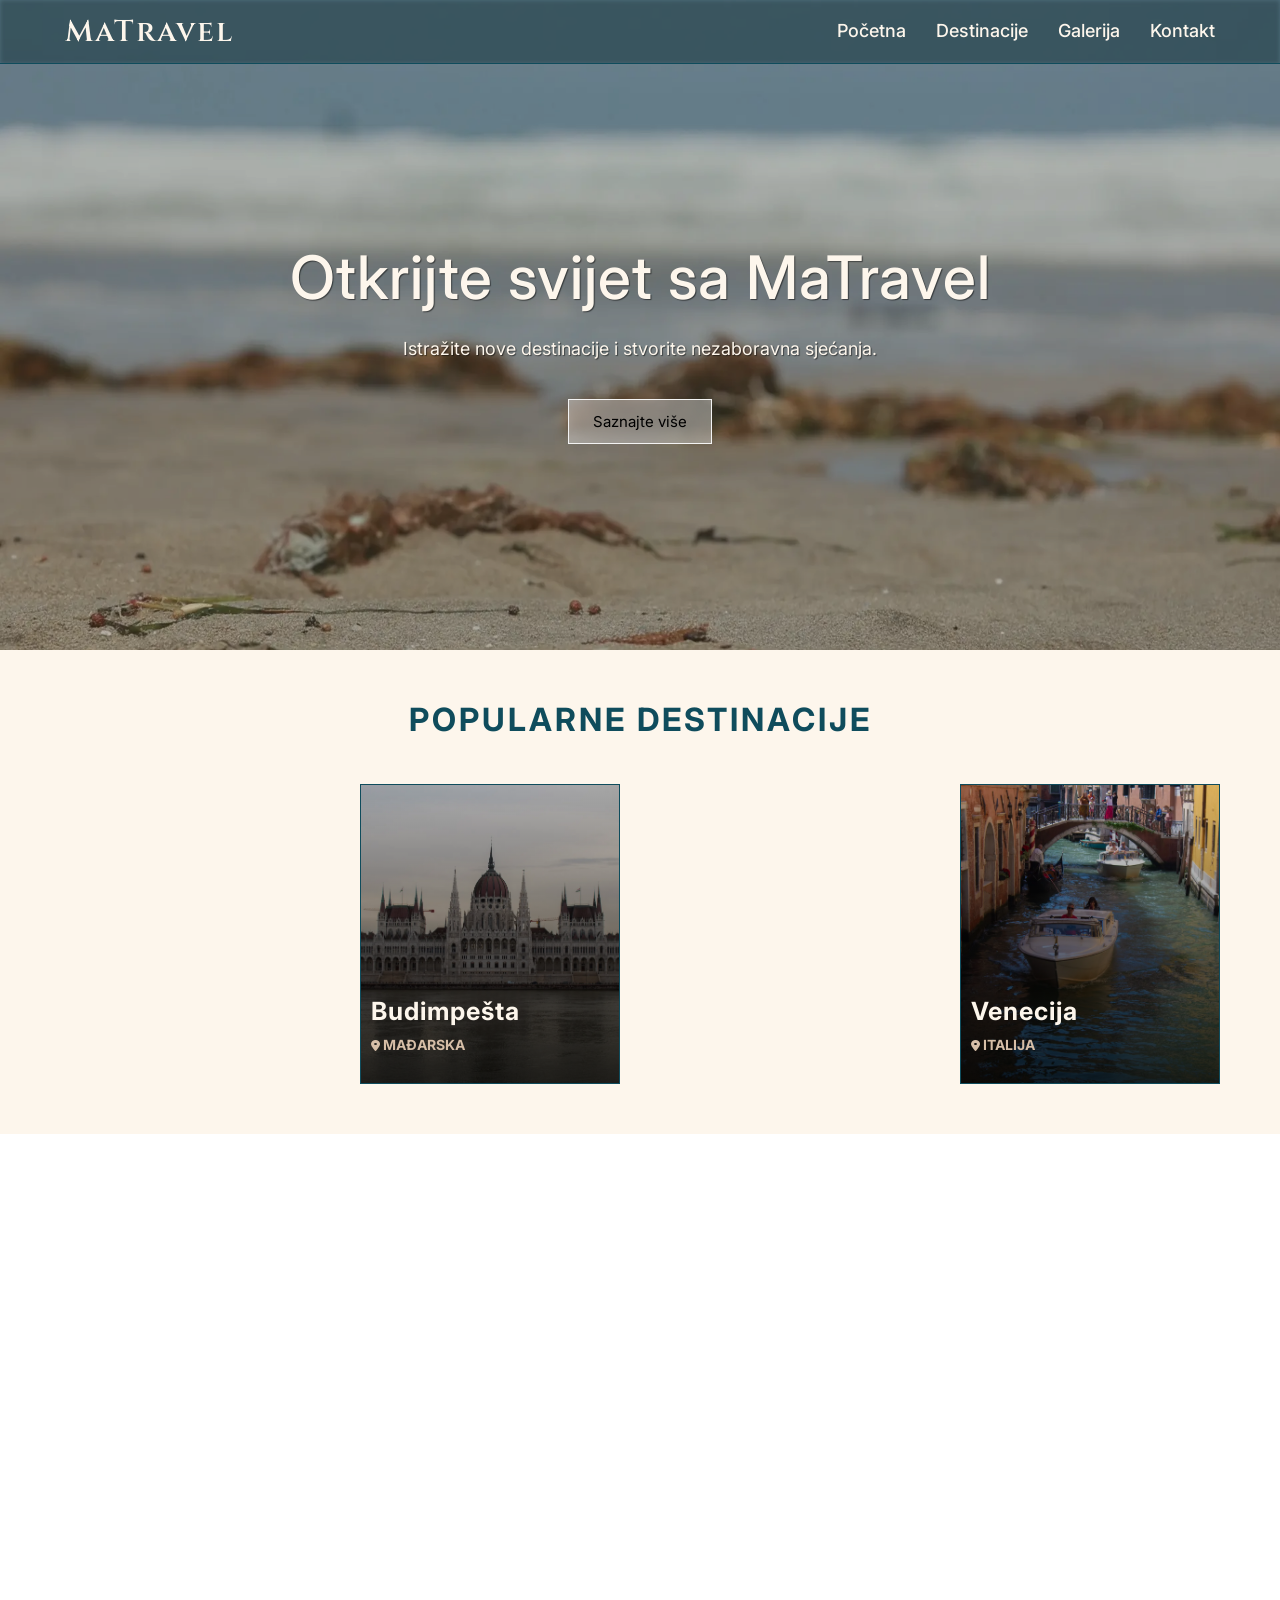
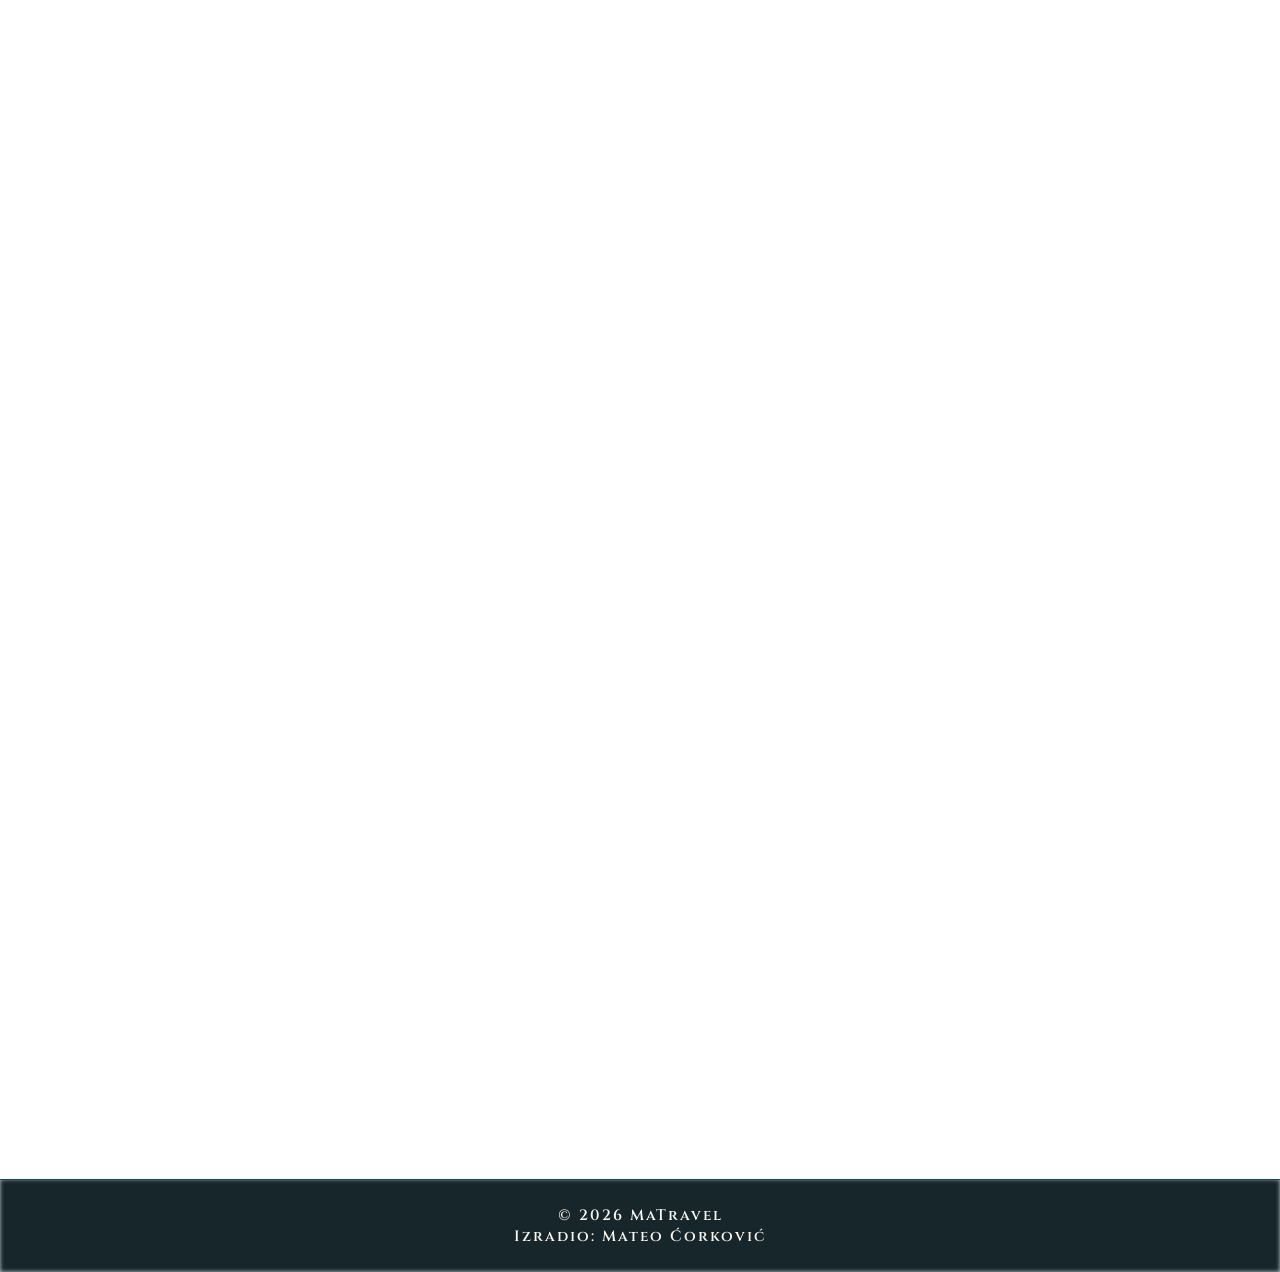
<file: index.html>
<!DOCTYPE html>
<html lang="hr">
<head>
    <meta charset="UTF-8">
    <meta name="viewport" content="width=device-width, initial-scale=1.0">
    <meta name="description" content="MaTravel je web stranica napravljena za izradu završnog rada. Smisao stranice je da predstavlja agenciju za putovanja kako bih pomoću različitih verzija pokazao optimizaciju stranice.">
    <title>MaTrevel - destinacije i putovanja</title>
    <meta name="author" content="Mateo Ćorković">
    <link rel="stylesheet" href="izgledMINI.min.css">
    <link rel="preload" as="font" href="Interfont.woff2" type="font/woff2" crossorigin>
    <link rel="preload" as="font" href="Cinzelfont.woff2" type="font/woff2" crossorigin>
    <link rel="preload" as="style" href="https://cdnjs.cloudflare.com/ajax/libs/font-awesome/6.5.0/css/all.min.css" onload="this.onload=null;this.rel='stylesheet'">
</head>
<body>
    <header class="navbar">
        <div class="container">
            <a href="index.html" class="logo">MaTravel</a>

            <nav class="navigacija" id="navigacija">
                <a href="index.html">Početna</a>
                <a href="destinacije.html">Destinacije</a>
                <a href="galerija.html">Galerija</a>
                <a href="kontakt.html">Kontakt</a>
            </nav>

            <div class="hamburger" id="hamburger">
            ☰
            </div>
        </div>
    </header>
    <main>
        <section class="pocetna skriveno">
        <video autoplay muted loop playsinline class="pozadinaplaza" preload="metadata" poster="slike/thumbnail.webp">
            <source src="video/plaza.mp4" type="video/MP4">
        </video>

        <div class="overlay"></div>
        <div class="container">
            <div class="odjeljak skriveno">
                <h1>Otkrijte svijet sa MaTravel</h1>
                <p>Istražite nove destinacije i stvorite nezaboravna sjećanja.</p>
                <a href="destinacije.html" class="odjeljakgumb">Saznajte više</a>
            </div>
        </div>
    </section>
    <section class="destinacije skriveno">
        <div class="container">
            <h2>Popularne destinacije</h2>
            <div class="karticepolozaj">
                <a href="lanzarote.html" class="kartica lanzarote skriveno">
                    <div class="zoom"></div>
                    <div class="tamnije"></div>
                    <div class="karticasadrzaj">
                        <h3>Lanzarote</h3>
                        <h4><i class="fa-solid fa-location-dot"></i> Španjolska</h4>
                    </div>
                </a>
                <a href="budimpesta.html" class="kartica budimpesta skriveno2">
                    <div class="zoom"></div>
                    <div class="tamnije"></div>
                    <div class="karticasadrzaj">
                        <h3>Budimpešta</h3>
                        <h4><i class="fa-solid fa-location-dot"></i> Mađarska</h4>

                    </div>
                </a>
                <a href="casablanca.html" class="kartica casablanca skriveno">
                    <div class="zoom"></div>
                    <div class="tamnije"></div>
                    <div class="karticasadrzaj">
                        <h3>Casablanca</h3>
                        <h4><i class="fa-solid fa-location-dot"></i> Maroko</h4>

                    </div>
                </a>
                <a href="venecija.html" class="kartica venecija skriveno2">
                    <div class="zoom"></div>
                    <div class="tamnije"></div>
                    <div class="karticasadrzaj">
                        <h3>Venecija</h3>
                        <h4><i class="fa-solid fa-location-dot"></i> Italija</h4>
                    </div>
                </a>
            </div>
        </div>
    </section>
    <section class="zastobasmi skriveno">
        <div class="container">
            <div class="naslovzastobasmi skriveno">
                <h2>Zašto baš mi?</h2>
                <p>Putujte sigurno, jednostavno i bez stresa uz naš tim stručnjaka.</p>
            </div>

            <div class="karticezasto">

                <div class="karticazasto skriveno">
                    <i class="fa-solid fa-shield-halved"></i>
                    <h3>Sigurno putovanje</h3>
                    <p>Vaša sigurnost i zadovoljstvo uvijek su nam na prvom mjestu.</p>
                </div>

                <div class="karticazasto skriveno2">
                    <i class="fa-solid fa-tags"></i>
                    <h3>Najbolje cijene</h3>
                    <p>Pronađite vrhunske destinacije po povoljnim cijenama.</p>
                </div>

                <div class="karticazasto skriveno">
                    <i class="fa-solid fa-plane-departure"></i>
                    <h3>Brza rezervacija</h3>
                    <p>Rezervirajte svoje putovanje brzo i jednostavno online.</p>
                </div>

            </div>
        </div>
    </section>
    <section>
        <div class="container">
            <div class="opcenito">
                <div class="opcenitotekst skriveno2">
                    <h2>Šta je MaTravel?</h2>
                    <div class="skriven">
                    <p>MaTravel je web stranica koja omogućava ljudima da pronađu zanimljive i popularne destinacije za putovanje. Destinacije koje obuhvaća MaTrevel nisu ograničene samo na Europu već na cijeli svijet.</p>
                </div>
                <div class="skriveno2">
                    <p>Cilj MaTravel je olakšati ljudima organizirati i realizirati odmor u što kraćem vremenu i sa što manjom cijenom.</p>
                </div>
                <div class="skriveno">
                    <p>Ova stranica je izrađena za završni rad i svrha je različitim verzijama ove stranice dokazati kako radi optimizacija web stranica, te na koje se sve načine ta optimizacije može napraviti.</p>
                </div>
                <div class="gumbklasa skriveno2">
                    <a href="kontakt.html" class="gumb">Pročitaj više</a>
                </div>
                </div>
                
                <div class="opcenitoslika skriveno2">
                    <img src="slike/opcenitoslika.webp" loading="lazy" alt="Ilustracija MaTravel stranice">
                </div>
            </div>
        </div>
    </section>

    <section class="slajdshow skriveno">
        <div class="kutijaslajd">
            <div class="slajd active">
                <img src="slike/slajdshow/venecija.webp" loading="lazy" alt="Kanali u Veneciji">
                <div class="poruka">Putovanja za pamćenje</div>
            </div>
            <div class="slajd">
                <img src="slike/slajdshow/verona.webp" loading="lazy" alt="Zgrade grada Verona">
                <div class="poruka">Neka avantura počne</div>
            </div>
            <div class="slajd">
                <img src="slike/slajdshow/lanzarote3.webp" loading="lazy" alt="Pogled sa vrha otoka Lanzarote">
                <div class="poruka">Istraži svijet</div>
            </div>
            <div class="slajd">
                <img src="slike/slajdshow/kamenje.webp" loading="lazy" alt="Kamenje i litice na Lanzaroteu">
                <div class="poruka">Putovanja za pamćenje</div>
            </div>
            <div class="slajd">
                <img src="slike/slajdshow/zagreb.webp" loading="lazy" alt="Centar grada Zagreba">
                <div class="poruka">Neka avantura počne</div>
            </div>
        </div>
    </section>

    </main>
    <footer>
        <p>© 2026 MaTravel</p>
        <p>Izradio: Mateo Ćorković</p>
    </footer>
   
    <script src="scriptMINI.min.js" defer></script>
</body>
</html>
</file>
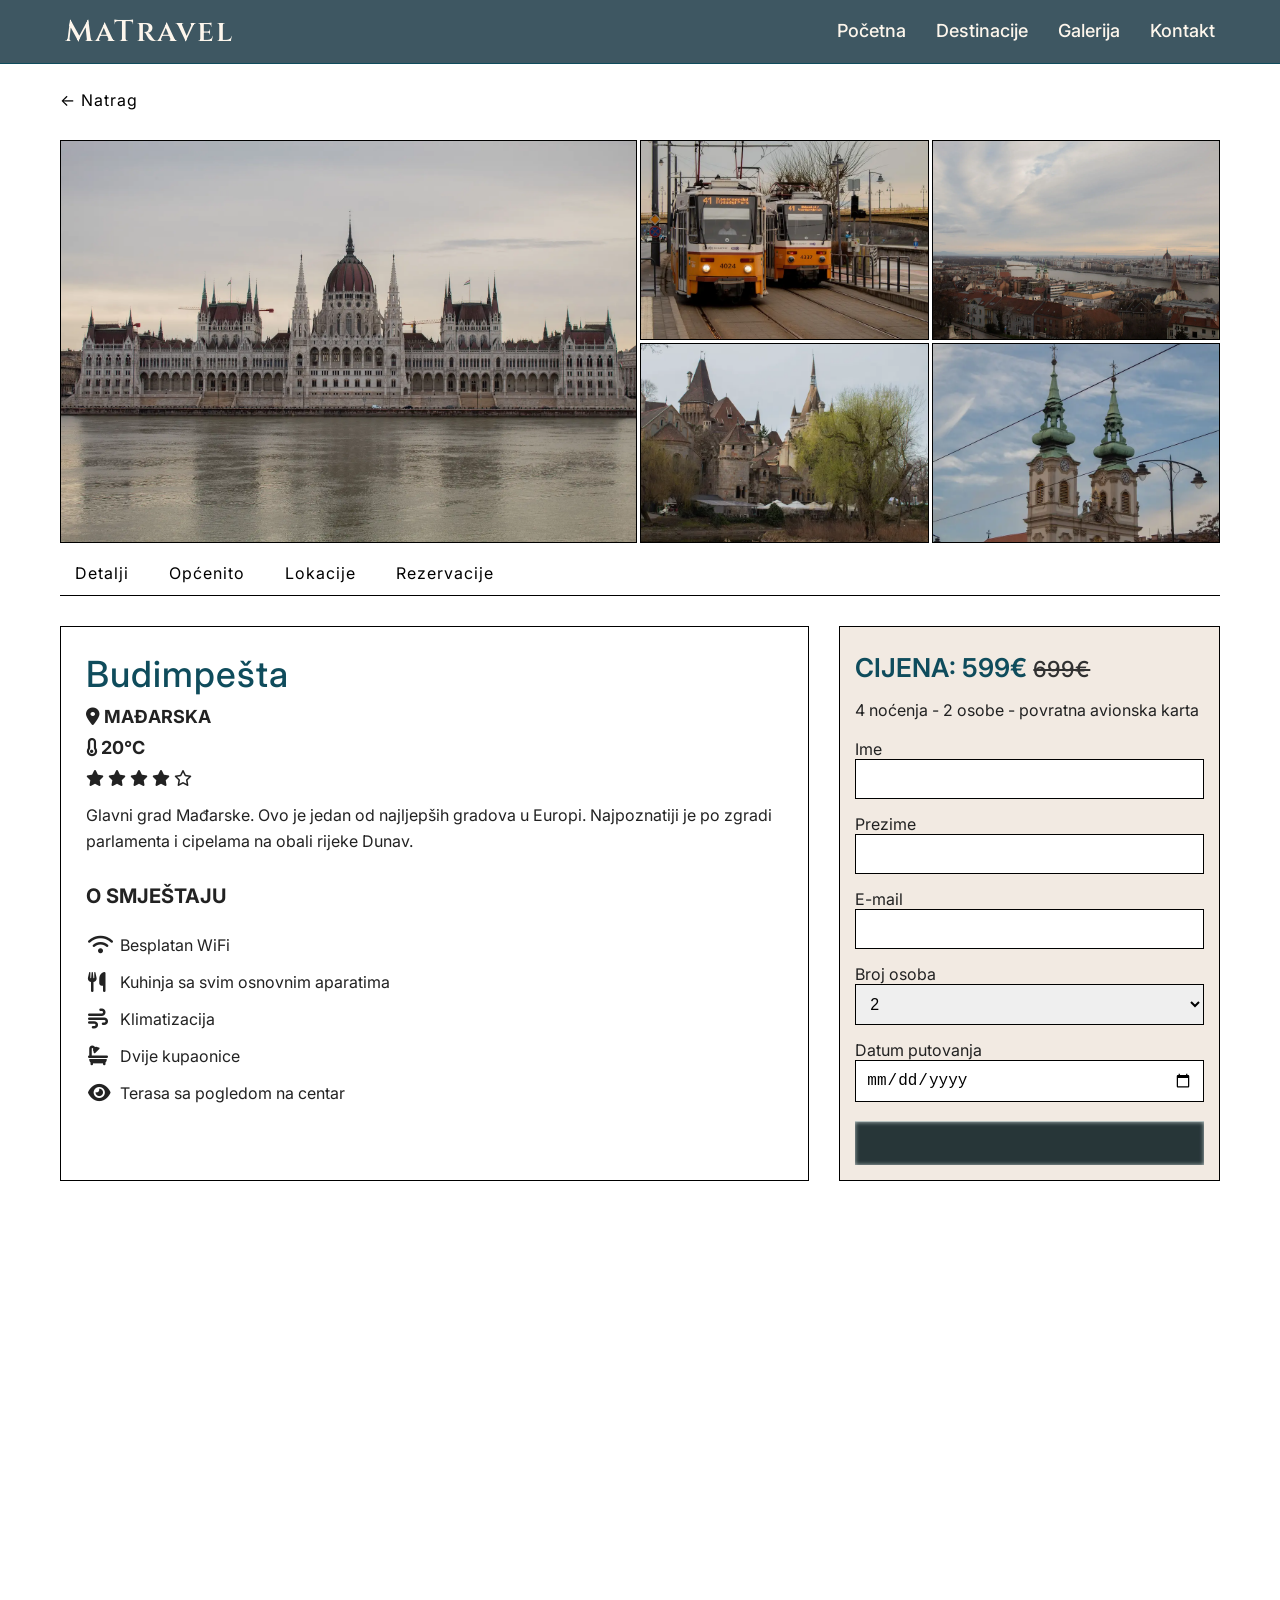
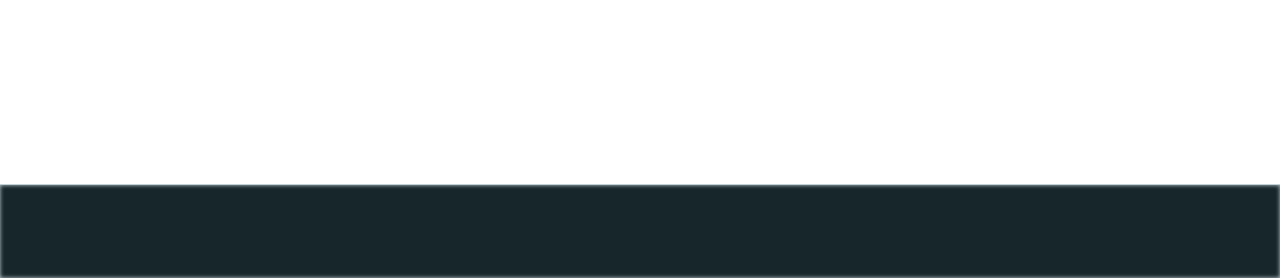
<file: budimpesta.html>
<!DOCTYPE html>
<html lang="hr">
<head>
    <meta charset="UTF-8">
    <meta name="viewport" content="width=device-width, initial-scale=1.0">
    <title>MaTrevel - Budimpesta</title>
    <meta name="description" content="MaTravel je web stranica napravljena za izradu završnog rada. Smisao stranice je da predstavlja agenciju za putovanja kako bih pomoću različitih verzija pokazao optimizaciju stranice.">
    <meta name="author" content="Mateo Ćorković">
    <link rel="stylesheet" href="izgledMINI.min.css">
    <link rel="preload" as="font" href="Interfont.woff2" type="font/woff2" crossorigin>
    <link rel="preload" as="font" href="Cinzelfont.woff2" type="font/woff2" crossorigin>
    <link rel="preload" as="style" href="https://cdnjs.cloudflare.com/ajax/libs/font-awesome/6.5.0/css/all.min.css" onload="this.onload=null;this.rel='stylesheet'">

</head>
<body>
    <header class="navbar tamnija">
        <div class="container">
            <a href="index.html" class="logo">MaTravel</a>

            <nav class="navigacija" id="navigacija">
                <a href="index.html">Početna</a>
                <a href="destinacije.html">Destinacije</a>
                <a href="galerija.html">Galerija</a>
                <a href="kontakt.html">Kontakt</a>
            </nav>

            <div class="hamburger" id="hamburger">
            ☰
            </div>
        </div>
    </header>
    <main>
    <div class="prazno"></div>
    <div class="container">
        <div class="natrag">
            <a href="#" class="natraggumb" onclick="window.history.back(); return false;">← Natrag</a>
        </div>
        <section class="malagalerija">
            <div class="kockica maloveca">
                <img src="slike/budimpesta/budimpesta.webp" alt="Parlament u Budimpešti">
            </div>
            <div class="kockica">
                <img src="slike/budimpesta/IMG_6827.webp" alt="Tramvaji u Budimpešti">
            </div>
            <div class="kockica">
                <img src="slike/budimpesta/budimpesta2.webp" alt="Pogled na grad Budimpešta" loading="lazy">
            </div>
            <div class="kockica">
                <img src="slike/budimpesta/IMG_6922.webp" alt="Dvorac Vajdahunyad u Budimpešti" loading="lazy">
            </div>
            <div class="kockica">
                <img src="slike/budimpesta/IMG_6864.webp" alt="Crkva u Budimpešti" loading="lazy">
            </div>
        </section>
        <nav class="malanavigacija">
            <a href="#detalji"  class="malanavigacijalink active">Detalji</a>
            <a href="#opcenito"  class="malanavigacijalink">Općenito</a>
            <a href="#lokacije" class="malanavigacijalink">Lokacije</a>
            <a href="#rezervacije" class="malanavigacijalink">Rezervacije</a>
        </nav>
        <section id="detalji" class="detalji">
            <div class="detaljilijevo">
                <h1>Budimpešta</h1>
                    <h2><i class="fa-solid fa-location-dot"></i> Mađarska</h2>
                    <h2><i class="fa-solid fa-thermometer-empty"></i> 20°C</h2>
                    <div class="ocjena">
                        <i class="fa-solid fa-star"></i>
                        <i class="fa-solid fa-star"></i>
                        <i class="fa-solid fa-star"></i>
                        <i class="fa-solid fa-star"></i>
                        <i class="fa-regular fa-star"></i>
                    </div>
                <p>Glavni grad Mađarske. Ovo je jedan od najljepših gradova u Europi. Najpoznatiji je po zgradi parlamenta i cipelama na obali rijeke Dunav.</p>
                <section class="smjestaj">
                    <h2>O smještaju</h2>
                    <ul class="listasmjestaj">
                        <li><i class="fa-solid fa-wifi"></i> Besplatan WiFi</li>
                        <li><i class="fa-solid fa-cutlery"></i> Kuhinja sa svim osnovnim aparatima</li>
                        <li><i class="fa-solid fa-wind"></i> Klimatizacija</li>
                        <li><i class="fa-solid fa-bath"></i> Dvije kupaonice</li>
                        <li><i class="fa-solid fa-eye"></i> Terasa sa pogledom na centar</li>
                    </ul>
                </section>
            </div>
            <div class="detaljidesno">
                <h2 class="cijena">Cijena: 599€ <span class="prekrizeno">699€</span></h2>
                <p>4 noćenja - 2 osobe - povratna avionska karta</p>
                <form class="formarezervacije">
                    <label for="ime">Ime</label>
                    <input type="text" id="ime" name="ime">
                    <label for="prezime">Prezime</label>
                    <input type="text" id="prezime" name="prezime">
                    <label for="email">E-mail</label>
                    <input type="email" id="email" name="email">
                    <label for="osobe">Broj osoba</label>
                    <select id="osobe">
                       <option value="1">1</option>
                        <option value="2" selected>2</option>
                        <option value="3">3</option>
                        <option value="4">4</option>
                        <option value="5">5</option>
                        <option value="6">6</option>
                    </select>
                    <label for="datum">Datum putovanja</label>
                    <input type="date" id="datum">
                    <button type="submit">Rezerviraj</button>
                </form>
            </div>
        </section>
        <section id="opcenito" class="maloopcenito skriveno2">
            <div class="lijevoopcenito">
                <h1>Općenito o destinaciji</h1>
                <p>Glavni grad Mađarske. Ovo je jedan od najljepših gradova u Europi. Najpoznatiji je po zgradi parlamenta i cipelama na obali rijeke Dunav.</p>
                <h2>Zašto baš Budimpešta</h2>
                <p>Grad ima prekrasnu arhitekturu i bogatu povijest. Idealan je za vikend putovanja zato što se sve najbitnije može brzo obići.</p>
            </div>

            <div class="opcenitokarta">
            <iframe src="https://www.google.com/maps/embed?pb=!1m18!1m12!1m3!1d167078.08709910235!2d19.00490403237963!3d47.484261893750805!2m3!1f0!2f0!3f0!3m2!1i1024!2i768!4f13.1!3m3!1m2!1s0x4741c334d1d4cfc9%3A0x400c4290c1e1160!2zQnVkaW1wZcWhdGEsIE1hxJFhcnNrYQ!5e1!3m2!1shr!2shr!4v1779829481996!5m2!1shr!2shr" width="350" height="300" style="border:1px solid black;" loading="lazy" referrerpolicy="no-referrer-when-downgrade">
                
            </iframe>
            </div>
        </section>
        <section id="lokacije" class="malalokacija skriveno">
            <h1>Top lokacije</h1>
            <div class="malekarticelokacija">
                <div class="malakarticalokacija">
                    <img src="slike/budimpesta/budimpesta.webp" alt="Parlament u Budimpešti" loading="lazy">
                    <h2>Mađarski parlament</h2>
                    <p>Jedna on najljepših u Europi.</p>
                </div>
                <div class="malakarticalokacija">
                    <img src="slike/budimpesta/budimpesta2.webp" alt="Pogled na grad Budimpešta" loading="lazy">
                    <h2>Budimpešta vidikovac</h2>
                    <p>Najbolji pogled u gradu.</p>
                </div>
                <div class="malakarticalokacija">
                    <img src="slike/budimpesta/IMG_6922.webp" alt="Dvorac Vajdahunyad u Budimpešti" loading="lazy">
                    <h2>Dvorac Vajdahunyad</h2>
                    <p>Dvorac u blizini centra grada.</p>
                </div>
            </div>
        </section>
        <section id="rezervacije" class="malorezervacije skriveno2">
            <h1>Informacije o rezervacijama</h1>
            <div class="rezervacijesve">
                <div class="rezervacijelijevo">
                    <h2>Što je uključeno?</h2>
                    <ul class="listasmjestaj">
                        <li><i class="fa-solid fa-plane"></i> Povratna avionska karta</li>
                        <li><i class="fa-solid fa-bus"></i> Prijevoz od aerodroma do hotela</li>
                        <li><i class="fa-solid fa-mug-saucer"></i> Doručak u hotelu</li>
                        <li><i class="fa-solid fa-route"></i> Prijevoz između atrakcija</li>
                    </ul>
            </div>
            <div class="rezervacijedesno">
                <h2>Uvjeti rezervacije</h2>
                <p>Rezervacije se mogu napraviti najmanje tjedan dana prije polaska.</p>
                <p>Otkazivanje putovanja moguće je do 48 sati prije polaska.</p>
                <p>Za državljane EU nije potrebna viza.</p>
                <p>Check-in je od 14:00 sati.</p>
            </div>    
            </div>
            
        </section>
    </div>

    <section class="destinacije skriveno destinacijedodatno">
        <div class="container">
            <h2>Popularne destinacije</h2>
            <div class="karticedodatne">
                <a href="lanzarote.html" class="karticadodatna lanzarote skriveno">
                    <div class="zoom"></div>
                    <div class="tamnije"></div>
                    <div class="karticasadrzaj">
                        <h3>Lanzarote</h3>
                        <h4><i class="fa-solid fa-location-dot"></i> Španjolska</h4>
                    </div>
                </a>
                <a href="casablanca.html" class="karticadodatna casablanca skriveno">
                    <div class="zoom"></div>
                    <div class="tamnije"></div>
                    <div class="karticasadrzaj">
                        <h3>Casablanca</h3>
                        <h4><i class="fa-solid fa-location-dot"></i> Maroko</h4>
                    </div>
                </a>
                <a href="venecija.html" class="karticadodatna venecija skriveno2">
                    <div class="zoom"></div>
                    <div class="tamnije"></div>
                    <div class="karticasadrzaj">
                        <h3>Venecija</h3>
                        <h4><i class="fa-solid fa-location-dot"></i> Italija</h4>
                    </div>
                </a>
            </div>
        </div>
    </section>
    <section class="slajdshow skriveno">
        <div class="kutijaslajd">
            <div class="slajd active">
                <img src="slike/slajdshow/venecija.webp" loading="lazy" alt="Kanali u Veneciji">
                <div class="poruka">Putovanja za pamćenje</div>
            </div>
            <div class="slajd">
                <img src="slike/slajdshow/verona.webp" loading="lazy" alt="Zgrade grada Verona">
                <div class="poruka">Neka avantura počne</div>
            </div>
            <div class="slajd">
                <img src="slike/slajdshow/lanzarote3.webp" loading="lazy" alt="Pogled sa vrha otoka Lanzarote">
                <div class="poruka">Istraži svijet</div>
            </div>
            <div class="slajd">
                <img src="slike/slajdshow/kamenje.webp" loading="lazy" alt="Kamenje i litice na Lanzaroteu">
                <div class="poruka">Putovanja za pamćenje</div>
            </div>
            <div class="slajd">
                <img src="slike/slajdshow/zagreb.webp" loading="lazy" alt="Centar grada Zagreba">
                <div class="poruka">Neka avantura počne</div>
            </div>
        </div>
    </section>
   </main>
   <footer>
        <p>© 2026 MaTrevel</p>
        <p>Izradio: Mateo Ćorković</p>
    </footer>
    <script src="scriptMINI.min.js"></script>
</body>
</html>
</file>
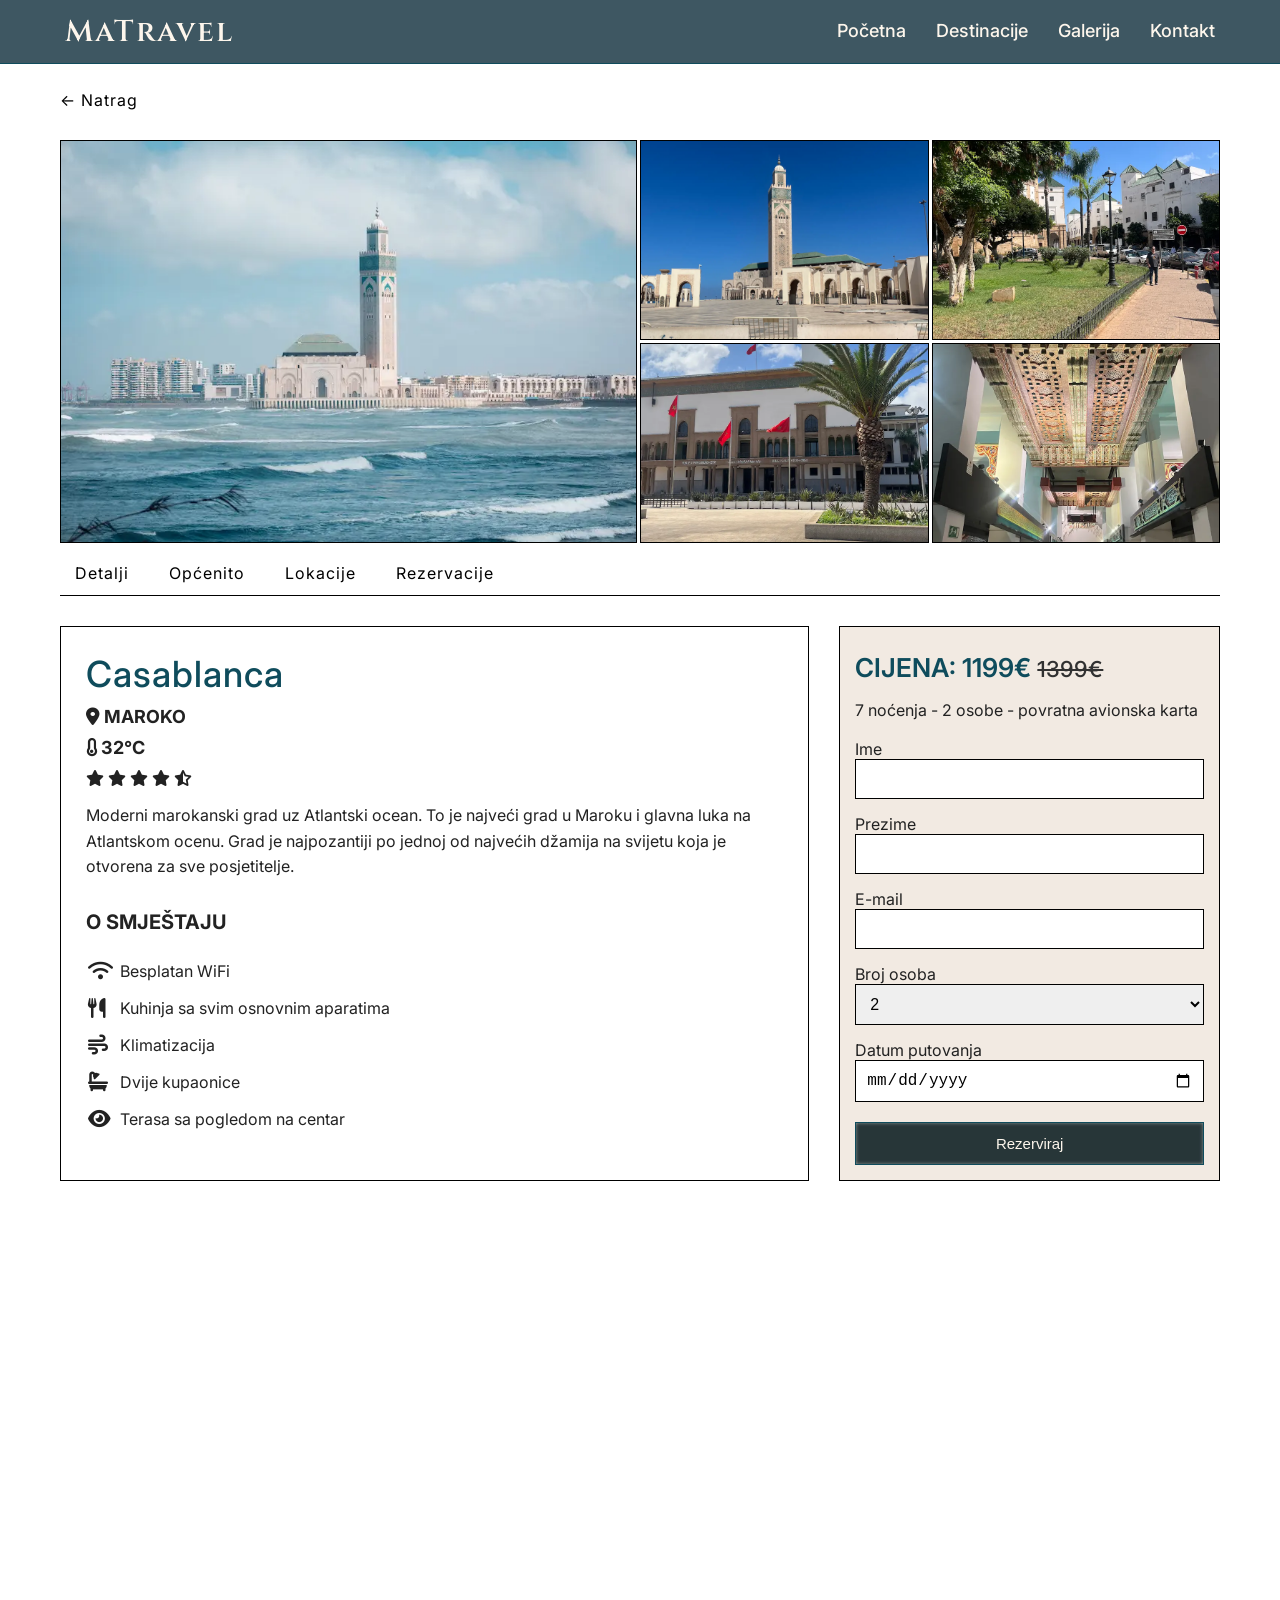
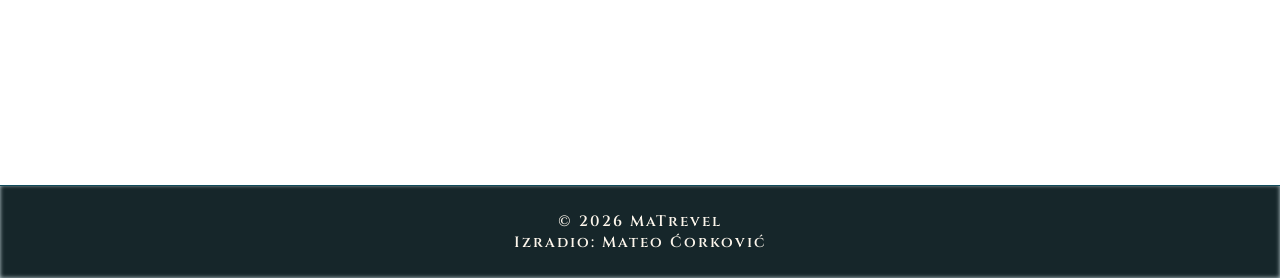
<file: casablanca.html>
<!DOCTYPE html>
<html lang="hr">
<head>
    <meta charset="UTF-8">
    <meta name="viewport" content="width=device-width, initial-scale=1.0">
    <title>MaTrevel - Casablanca</title>
    <meta name="description" content="MaTravel je web stranica napravljena za izradu završnog rada. Smisao stranice je da predstavlja agenciju za putovanja kako bih pomoću različitih verzija pokazao optimizaciju stranice.">
    <meta name="author" content="Mateo Ćorković">
    <link rel="stylesheet" href="izgledMINI.min.css">
    <link rel="preload" as="font" href="Interfont.woff2" type="font/woff2" crossorigin>
    <link rel="preload" as="font" href="Cinzelfont.woff2" type="font/woff2" crossorigin>
    <link rel="preload" as="style" href="https://cdnjs.cloudflare.com/ajax/libs/font-awesome/6.5.0/css/all.min.css" onload="this.onload=null;this.rel='stylesheet'">

</head>
<body>
    <header class="navbar tamnija">
        <div class="container">
            <a href="index.html" class="logo">MaTravel</a>

            <nav class="navigacija" id="navigacija">
                <a href="index.html">Početna</a>
                <a href="destinacije.html">Destinacije</a>
                <a href="galerija.html">Galerija</a>
                <a href="kontakt.html">Kontakt</a>
            </nav>

            <div class="hamburger" id="hamburger">
            ☰
            </div>
        </div>
    </header>
    <main>
    <div class="prazno"></div>
    <div class="container">
        <div class="natrag">
            <a href="#" class="natraggumb" onclick="window.history.back(); return false;">← Natrag</a>
        </div>
        <section class="malagalerija">
            <div class="kockica maloveca">
                <img src="slike/casablanca/casablanca2.webp" alt="Džamija Hassan II u Casablanci" >
            </div>
            <div class="kockica">
                <img src="slike/casablanca/casablanca.webp" alt="Pogled na džamiju u Casablanci">
            </div>
            <div class="kockica">
                <img src="slike/casablanca/IMG_2537.webp" alt="Tržnica u Casablanci" loading="lazy">
            </div>
            <div class="kockica">
                <img src="slike/casablanca/IMG_2547.webp" alt="Trg Mohammed V u Casablanci" loading="lazy">
            </div>
            <div class="kockica">
                <img src="slike/casablanca/IMG_2552.webp" alt="Unutrašnjost džamije Hassan II" loading="lazy">
            </div>
        </section>
        <nav class="malanavigacija">
            <a href="#detalji"  class="malanavigacijalink active">Detalji</a>
            <a href="#opcenito"  class="malanavigacijalink">Općenito</a>
            <a href="#lokacije" class="malanavigacijalink">Lokacije</a>
            <a href="#rezervacije" class="malanavigacijalink">Rezervacije</a>
        </nav>
        <section id="detalji" class="detalji">
            <div class="detaljilijevo">
                <h1>Casablanca</h1>
                    <h2><i class="fa-solid fa-location-dot"></i> Maroko</h2>
                    <h2><i class="fa-solid fa-thermometer-empty"></i> 32°C</h2>
                    <div class="ocjena">
                        <i class="fa-solid fa-star"></i>
                        <i class="fa-solid fa-star"></i>
                        <i class="fa-solid fa-star"></i>
                        <i class="fa-solid fa-star"></i>
                        <i class="fa-solid fa-star-half-stroke"></i>
                    </div>
                <p>Moderni marokanski grad uz Atlantski ocean. To je najveći grad u Maroku i glavna luka na Atlantskom ocenu. Grad je najpozantiji po jednoj od najvećih džamija na svijetu koja je otvorena za sve posjetitelje.</p>
                <section class="smjestaj">
                    <h2>O smještaju</h2>
                    <ul class="listasmjestaj">
                        <li><i class="fa-solid fa-wifi"></i> Besplatan WiFi</li>
                        <li><i class="fa-solid fa-cutlery"></i> Kuhinja sa svim osnovnim aparatima</li>
                        <li><i class="fa-solid fa-wind"></i> Klimatizacija</li>
                        <li><i class="fa-solid fa-bath"></i> Dvije kupaonice</li>
                        <li><i class="fa-solid fa-eye"></i> Terasa sa pogledom na centar</li>
                    </ul>
                </section>
            </div>
            <div class="detaljidesno">
                <h2 class="cijena">Cijena: 1199€ <span class="prekrizeno">1399€</span></h2>
                <p>7 noćenja - 2 osobe - povratna avionska karta</p>
                <form class="formarezervacije">
                    <label for="ime">Ime</label>
                    <input type="text" id="ime" name="ime">
                    <label for="prezime">Prezime</label>
                    <input type="text" id="prezime" name="prezime">
                    <label for="email">E-mail</label>
                    <input type="email" id="email" name="email">
                    <label for="osobe">Broj osoba</label>
                    <select id="osobe">
                        <option value="1">1</option>
                        <option value="2" selected>2</option>
                        <option value="3">3</option>
                        <option value="4">4</option>
                        <option value="5">5</option>
                        <option value="6">6</option>
                    </select>
                    <label for="datum">Datum putovanja</label>
                    <input type="date" id="datum">
                    <button type="submit">Rezerviraj</button>
                </form>
            </div>
        </section>
        <section id="opcenito" class="maloopcenito skriveno2">
            <div class="lijevoopcenito">
                <h1>Općenito o destinaciji</h1>
                <p>Casablanca je najveći grad u Maroku. Maroko je država na zapadnoj obali Afrike. Casablanaca je glavno gospodarsko središte Maroka. Najpoznatiji je po džamiji Hassan II koja se nalazi na obali Atlantskog oceana.</p>
                <h2>Zašto baš Casablanca</h2>
                <p>Casablanca je odlična za ljude koji žele vidjeti moderni i tradicionalni život u jednom gradu. Grad ima odličnu hranu i ugodnu klimu.</p>
            </div>

            <div class="opcenitokarta">
            <iframe src="https://www.google.com/maps/embed?pb=!1m18!1m12!1m3!1d127284.67612995417!2d-7.689667235089539!3d33.577195590918436!2m3!1f0!2f0!3f0!3m2!1i1024!2i768!4f13.1!3m3!1m2!1s0xda7cd4778aa113b%3A0xb06c1d84f310fd3!2sCasablanca%2C%20Maroko!5e1!3m2!1shr!2shr!4v1779830016309!5m2!1shr!2shr" width="350" height="300" style="border:1px solid black;" loading="lazy" referrerpolicy="no-referrer-when-downgrade">
                
            </iframe>
            </div>
        </section>
        <section id="lokacije" class="malalokacija skriveno">
            <h1>Top lokacije</h1>
            <div class="malekarticelokacija">
                <div class="malakarticalokacija">
                    <img src="slike/casablanca/casablanca2.webp" alt="Džamija Hassan II u Casablanci" loading="lazy">
                    <h2>Džamija Hassan II</h2>
                    <p>Najpoznatija atrakcija u Casablanci.</p>
                </div>
                <div class="malakarticalokacija">
                    <img src="slike/casablanca/IMG_2547.webp" alt="Trg Mohammed V u Casablanci" loading="lazy">
                    <h2>Trg Mohammed V</h2>
                    <p>Centar grada.</p>
                </div>
                <div class="malakarticalokacija">
                    <img src="slike/casablanca/IMG_2537.webp" alt="Tržnica u Casablanci" loading="lazy">
                    <h2>Tržnica blizu glavnog trga</h2>
                    <p>Tržnica blizu centra grada</p>
                </div>
            </div>
        </section>
        <section id="rezervacije" class="malorezervacije skriveno2">
            <h1>Informacije o rezervacijama</h1>
            <div class="rezervacijesve">
                <div class="rezervacijelijevo">
                    <h2>Što je uključeno?</h2>
                    <ul class="listasmjestaj">
                        <li><i class="fa-solid fa-plane"></i> Povratna avionska karta</li>
                        <li><i class="fa-solid fa-bus"></i> Prijevoz od aerodroma do hotela</li>
                        <li><i class="fa-solid fa-mug-saucer"></i> Doručak u hotelu</li>
                        <li><i class="fa-solid fa-route"></i> Prijevoz između atrakcija</li>
                    </ul>
            </div>
            <div class="rezervacijedesno">
                <h2>Uvjeti rezervacije</h2>
                <p>Rezervacije se mogu napraviti najmanje tjedan dana prije polaska.</p>
                <p>Otkazivanje putovanja moguće je do 48 sati prije polaska.</p>
                <p>Za državljane EU nije potrebna viza.</p>
                <p>Check-in je od 14:00 sati.</p>
            </div>    
            </div>
            
        </section>
    </div>

    <section class="destinacije skriveno destinacijedodatno">
        <div class="container">
            <h2>Popularne destinacije</h2>
            <div class="karticedodatne">
                <a href="lanzarote.html" class="karticadodatna lanzarote skriveno">
                    <div class="zoom"></div>
                    <div class="tamnije"></div>
                    <div class="karticasadrzaj">
                        <h3>Lanzarote</h3>
                        <h4><i class="fa-solid fa-location-dot"></i> Španjolska</h4>
                    </div>
                </a>
                <a href="budimpesta.html" class="karticadodatna budimpesta skriveno2">
                    <div class="zoom"></div>
                    <div class="tamnije"></div>
                    <div class="karticasadrzaj">
                        <h3>Budimpešta</h3>
                        <h4><i class="fa-solid fa-location-dot"></i> Mađarska</h4>
                    </div>
                </a>
                <a href="venecija.html" class="karticadodatna venecija skriveno2">
                    <div class="zoom"></div>
                    <div class="tamnije"></div>
                    <div class="karticasadrzaj">
                        <h3>Venecija</h3>
                        <h4><i class="fa-solid fa-location-dot"></i> Italija</h4>
                    </div>
                </a>
            </div>
        </div>
    </section>
    <section class="slajdshow skriveno">
        <div class="kutijaslajd">
            <div class="slajd active">
                <img src="slike/slajdshow/venecija.webp" loading="lazy" alt="Kanali u Veneciji">
                <div class="poruka">Putovanja za pamćenje</div>
            </div>
            <div class="slajd">
                <img src="slike/slajdshow/verona.webp" loading="lazy" alt="Zgrade grada Verona">
                <div class="poruka">Neka avantura počne</div>
            </div>
            <div class="slajd">
                <img src="slike/slajdshow/lanzarote3.webp" loading="lazy" alt="Pogled sa vrha otoka Lanzarote">
                <div class="poruka">Istraži svijet</div>
            </div>
            <div class="slajd">
                <img src="slike/slajdshow/kamenje.webp" loading="lazy" alt="Kamenje i litice na Lanzaroteu">
                <div class="poruka">Putovanja za pamćenje</div>
            </div>
            <div class="slajd">
                <img src="slike/slajdshow/zagreb.webp" loading="lazy" alt="Centar grada Zagreba">
                <div class="poruka">Neka avantura počne</div>
            </div>
        </div>
    </section>
    </main>
   <footer>
        <p>© 2026 MaTrevel</p>
        <p>Izradio: Mateo Ćorković</p>
    </footer>
    <script src="scriptMINI.min.js"></script>
</body>
</html>
</file>
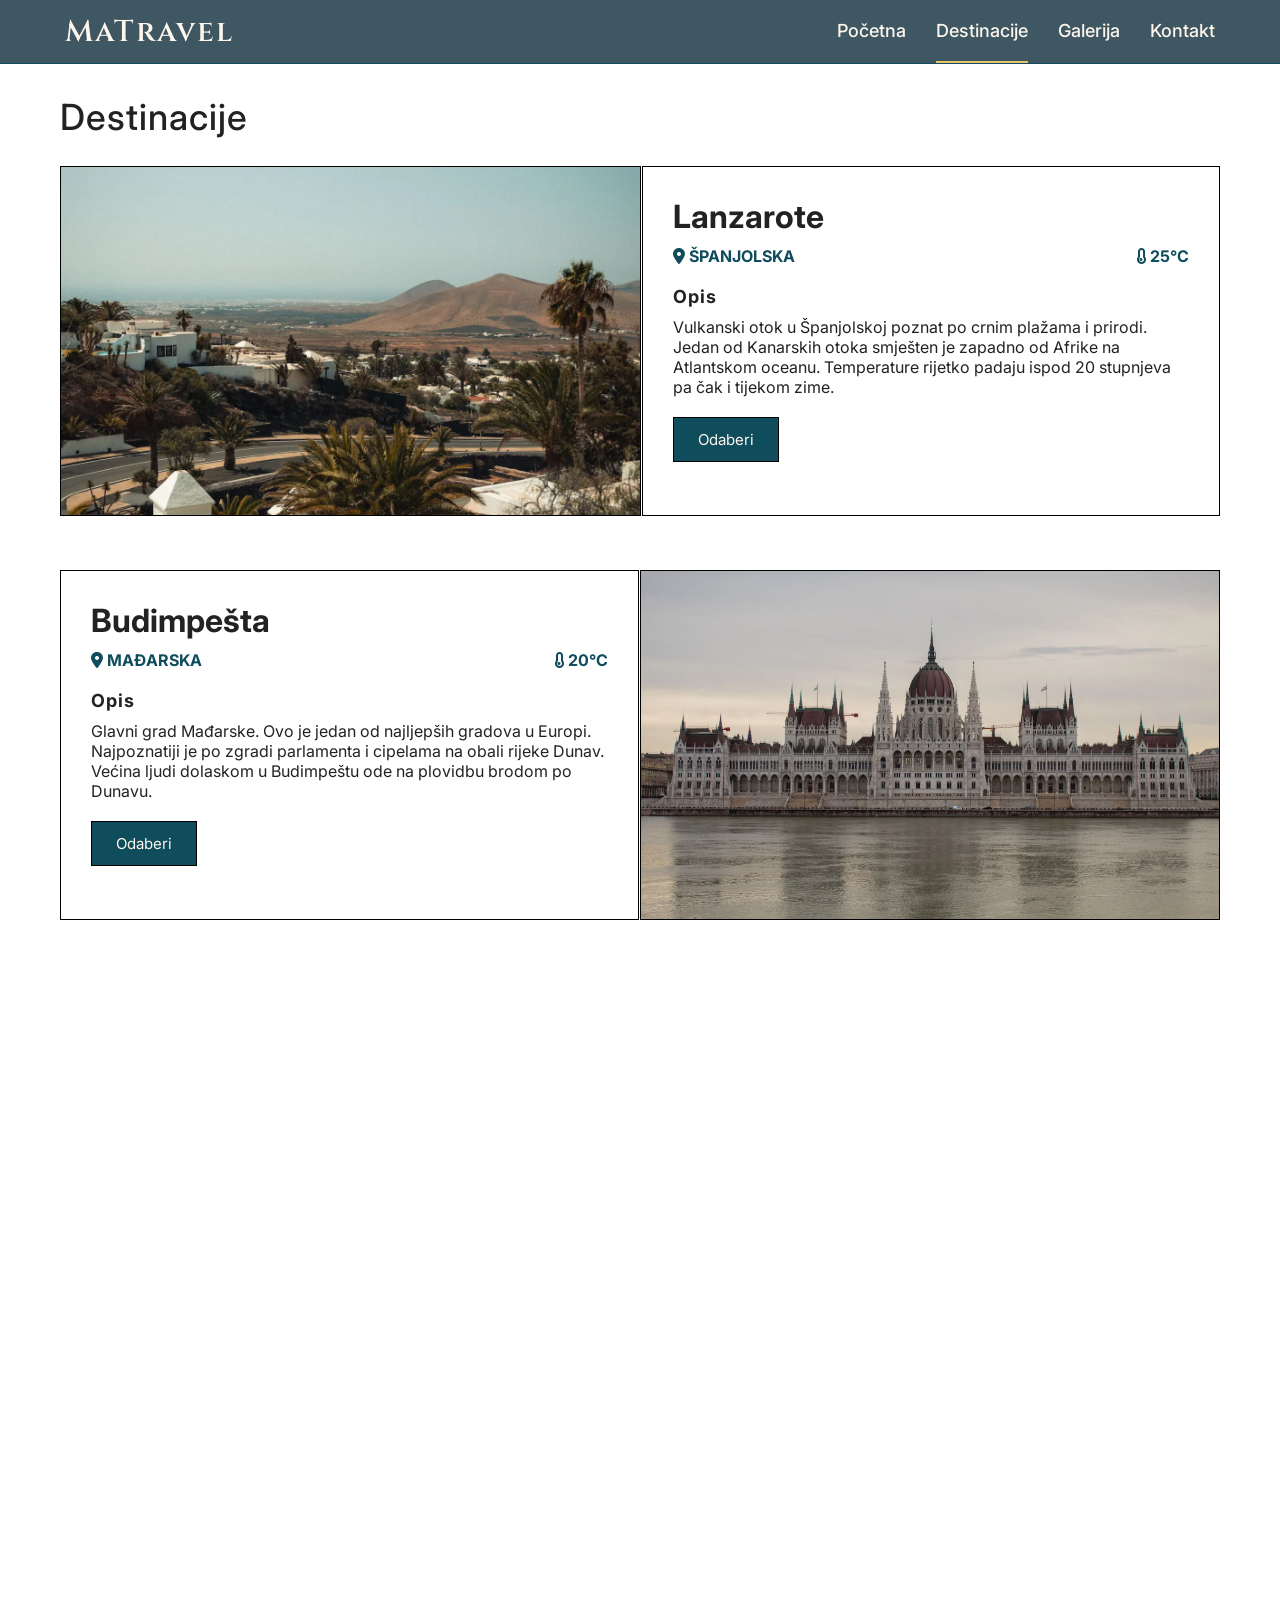
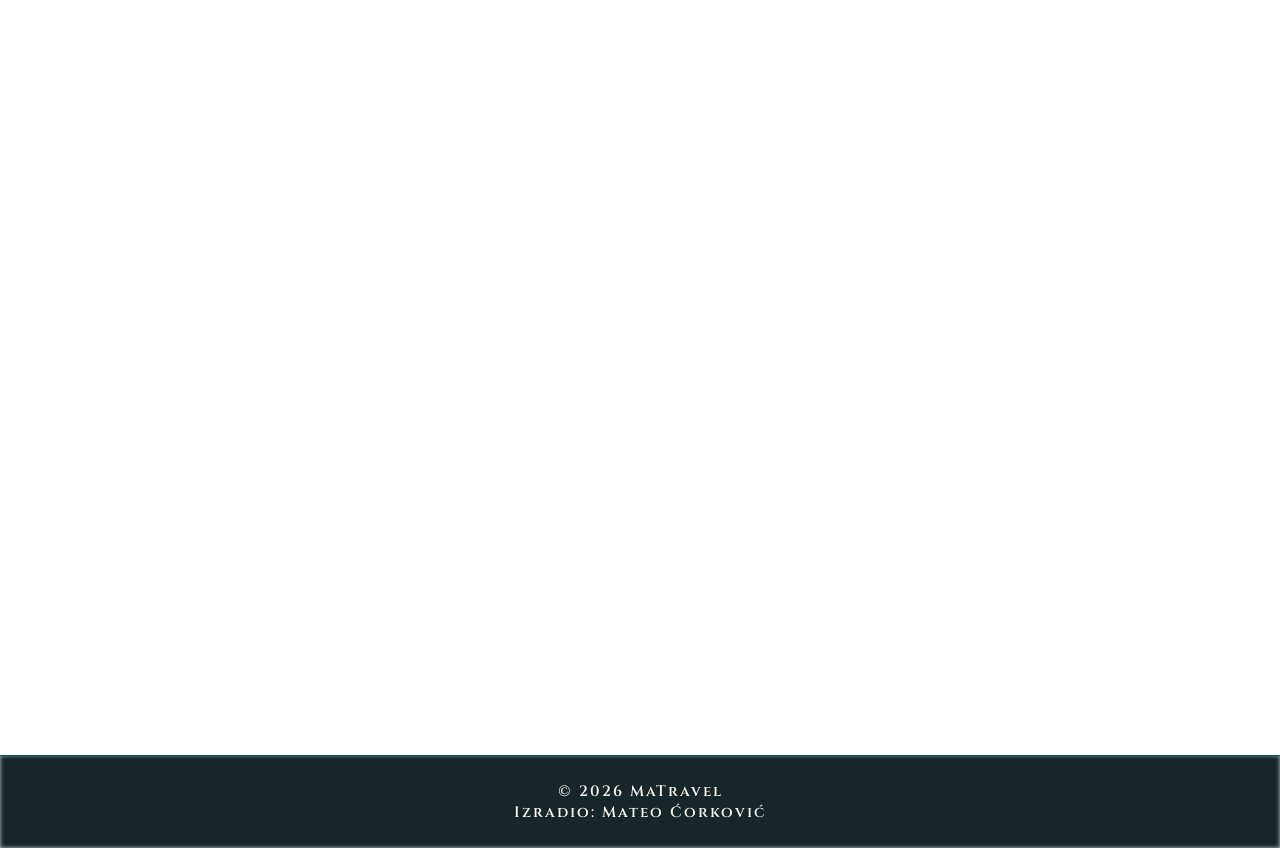
<file: destinacije.html>
<!DOCTYPE html>
<html lang="hr">
<head>
    <meta charset="UTF-8">
    <meta name="viewport" content="width=device-width, initial-scale=1.0">
    <meta name="description" content="MaTravel je web stranica napravljena za izradu završnog rada. Smisao stranice je da predstavlja agenciju za putovanja kako bih pomoću različitih verzija pokazao optimizaciju stranice.">
    <title>Destinacije - MaTrevel</title>
    <meta name="author" content="Mateo Ćorković">
    <link rel="stylesheet" href="izgledMINI.min.css">
    <link rel="preload" as="font" href="Interfont.woff2" type="font/woff2" crossorigin>
    <link rel="preload" as="font" href="Cinzelfont.woff2" type="font/woff2" crossorigin>
    <link rel="preload" as="style" href="https://cdnjs.cloudflare.com/ajax/libs/font-awesome/6.5.0/css/all.min.css" onload="this.onload=null;this.rel='stylesheet'">

</head>
<body>
    <header class="navbar tamnija">
        <div class="container">
            <a href="index.html" class="logo">MaTravel</a>

            <nav class="navigacija" id="navigacija">
                <a href="index.html">Početna</a>
                <a href="destinacije.html" class="active">Destinacije</a>
                <a href="galerija.html">Galerija</a>
                <a href="kontakt.html">Kontakt</a>
            </nav>

            <div class="hamburger" id="hamburger">
            ☰
            </div>
        </div>
    </header>
    <main>
        <div class="prazno"></div>

    <div class="container">
        <h1>Destinacije</h1>
        <section class="destinacijeskrol skriveno">
            <div class="destinacijaslika lanzarote"></div>
            <div class="destinacijatekst">
                <div class="okvir">
                        <h2>Lanzarote</h2>
                    <div class="info">
                        <span><h4><i class="fa-solid fa-location-dot"></i> Španjolska</h4></span>
                        <span><h4><i class="fa-solid fa-thermometer-empty"></i> 25°C</h4></span>
                    </div>
                    
                    <h3>Opis</h3>
                    <p>Vulkanski otok u Španjolskoj poznat po crnim plažama i prirodi. Jedan od Kanarskih otoka smješten je zapadno od Afrike na Atlantskom oceanu. Temperature rijetko padaju ispod 20 stupnjeva pa čak i tijekom zime. 
                    </p>
                    <a href="lanzarote.html" class="gumbdestinacije">Odaberi</a>
                </div>
                
            </div>
        </section>

        <section class="destinacijeskrol reverse skriveno2">
            <div class="destinacijaslika budimpesta"></div>
            <div class="destinacijatekst">
                <div class="okvir">
                    <h2>Budimpešta</h2>
                    <div class="info">
                        <span><h4><i class="fa-solid fa-location-dot"></i> Mađarska</h4></span>
                        <span><h4><i class="fa-solid fa-thermometer-empty"></i> 20°C</h4></span>
                    </div>
                    <h3>Opis</h3>
                    <p>Glavni grad Mađarske. Ovo je jedan od najljepših gradova u Europi. Najpoznatiji je po zgradi parlamenta i cipelama na obali rijeke Dunav. Većina ljudi dolaskom u Budimpeštu ode na plovidbu brodom po Dunavu.</p>
                    <a href="budimpesta.html" class="gumbdestinacije">Odaberi</a>
                </div>
                
            </div>
        </section>

        <section class="destinacijeskrol skriveno">
            <div class="destinacijaslika casablanca"></div>
            <div class="destinacijatekst">
                <div class="okvir">

                    <h2>Casablanca</h2>
                    <div class="info">
                        <span><h4><i class="fa-solid fa-location-dot"></i> Maroko</h4></span>
                        <span><h4><i class="fa-solid fa-thermometer-empty"></i> 32°C</h4></span>
                    </div>
                    <h3>Opis</h3>
                    <p>Moderni marokanski grad uz Atlantski ocean. To je najveći grad u Maroku i glavna luka na Atlantskom ocenu. Grad je najpozantiji po jednoj od najvećih džamija na svijetu koja je otvorena za sve posjetitelje.  </p>
                    <a href="casablanca.html" class="gumbdestinacije">Odaberi</a>
                </div>
            </div>
        </section>

        <section class="destinacijeskrol reverse skriveno2">
            <div class="destinacijaslika venecija"></div>
            <div class="destinacijatekst">
                <div class="okvir">

                    <h2>Venecija</h2>
                    <div class="info">
                        <span><h4><i class="fa-solid fa-location-dot"></i> Italija</h4></span>
                        <span><h4><i class="fa-solid fa-thermometer-empty"></i> 24°C</h4></span>
                    </div>
                    <h3>Opis</h3>
                    <p>Grad kanala i mostova. Smješten je na obali Jadranskog mora. U gradu je smješteno puno palača, a najpoznatije mjesto u gradu je Trg svetog Marka. Promet se obavlja u kanalima sa bez motornih vozila. </p>
                    <a href="venecija.html" class="gumbdestinacije">Odaberi</a>
                </div>
            </div>
        </section>
    </div>
     <section class="slajdshow skriveno">
        <div class="kutijaslajd">
            <div class="slajd active">
                <img src="slike/slajdshow/venecija.webp" loading="lazy" alt="Kanali u Veneciji">
                <div class="poruka">Putovanja za pamćenje</div>
            </div>
            <div class="slajd">
                <img src="slike/slajdshow/verona.webp" loading="lazy" alt="Zgrade grada Verona">
                <div class="poruka">Neka avantura počne</div>
            </div>
            <div class="slajd">
                <img src="slike/slajdshow/lanzarote3.webp" loading="lazy" alt="Pogled sa vrha otoka Lanzarote">
                <div class="poruka">Istraži svijet</div>
            </div>
            <div class="slajd">
                <img src="slike/slajdshow/kamenje.webp" loading="lazy" alt="Kamenje i litice na Lanzaroteu">
                <div class="poruka">Putovanja za pamćenje</div>
            </div>
            <div class="slajd">
                <img src="slike/slajdshow/zagreb.webp" loading="lazy" alt="Centar grada Zagreba">
                <div class="poruka">Neka avantura počne</div>
            </div>
        </div>
    </section>
    </main>
    
    <footer>
        <p>© 2026 MaTravel</p>
        <p>Izradio: Mateo Ćorković</p>
    </footer>
    
    <script src="scriptMINI.min.js" defer></script>
</body>
</html>
</file>
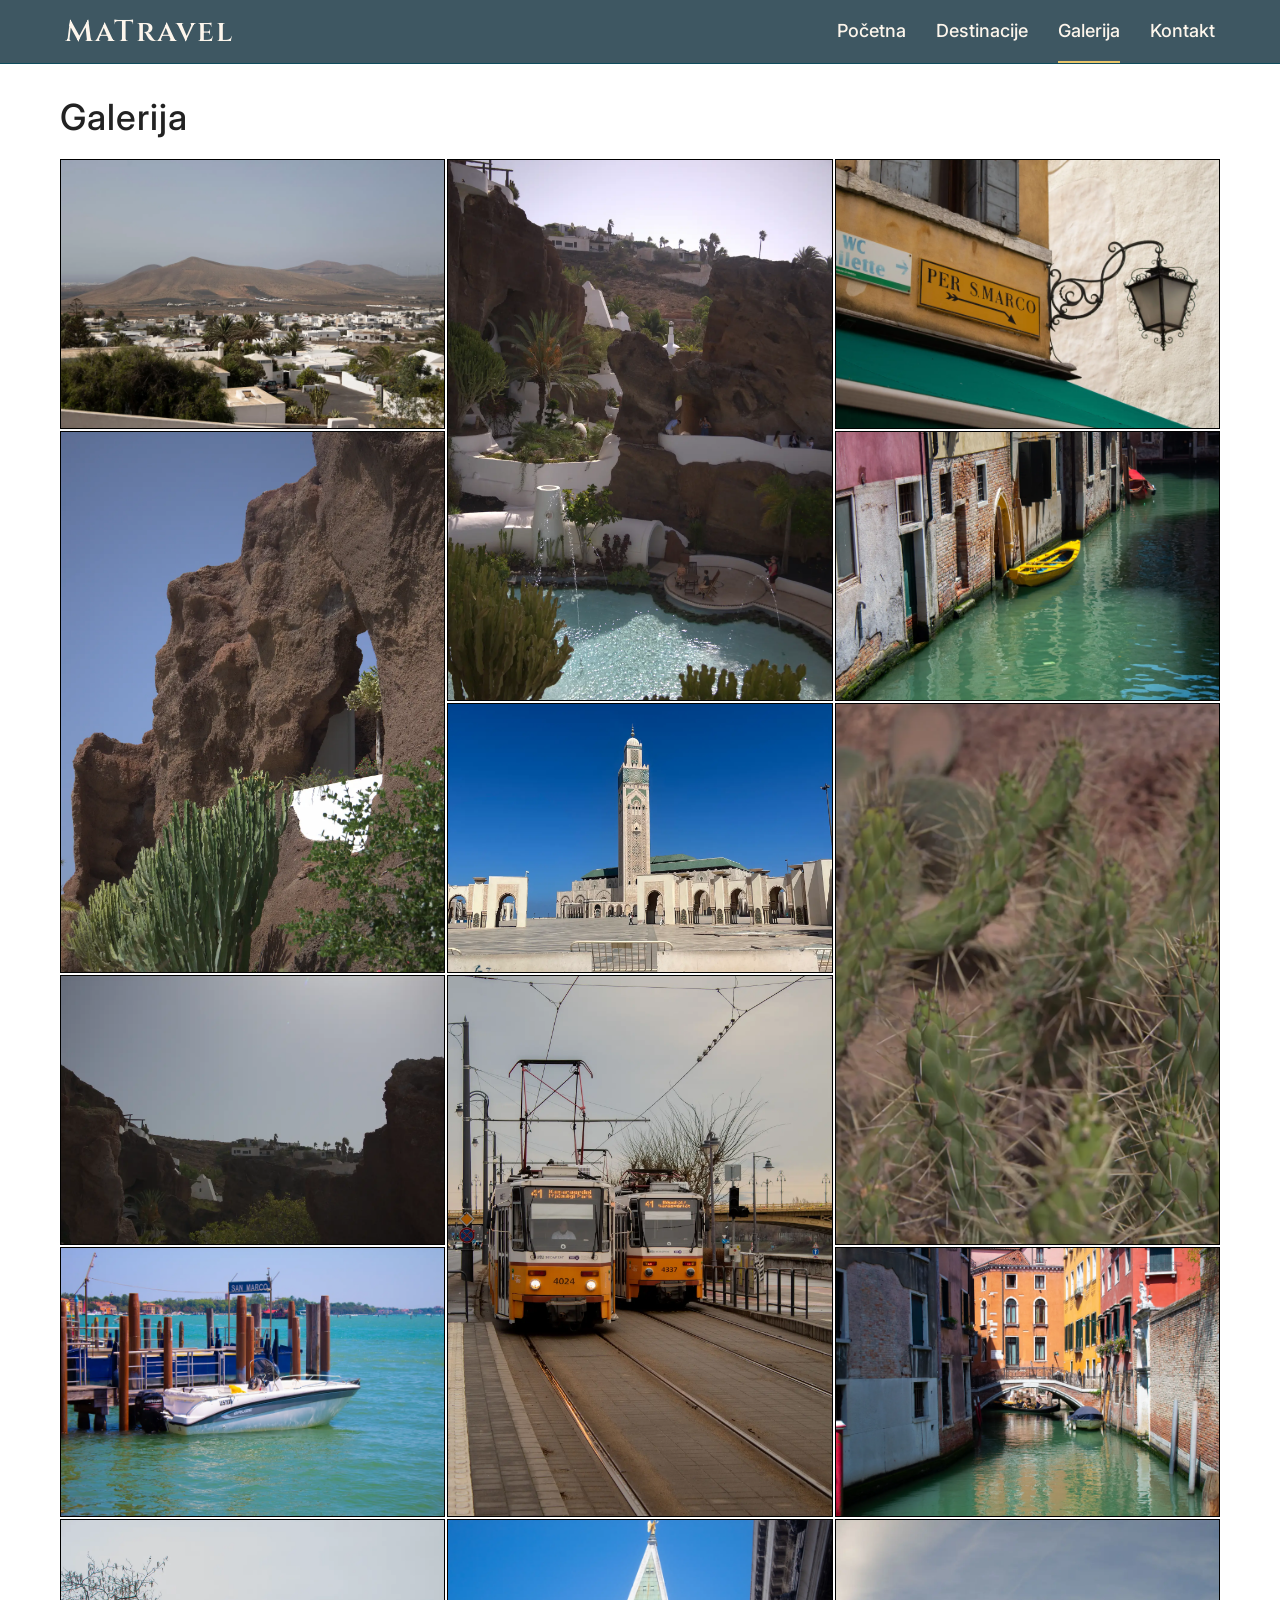
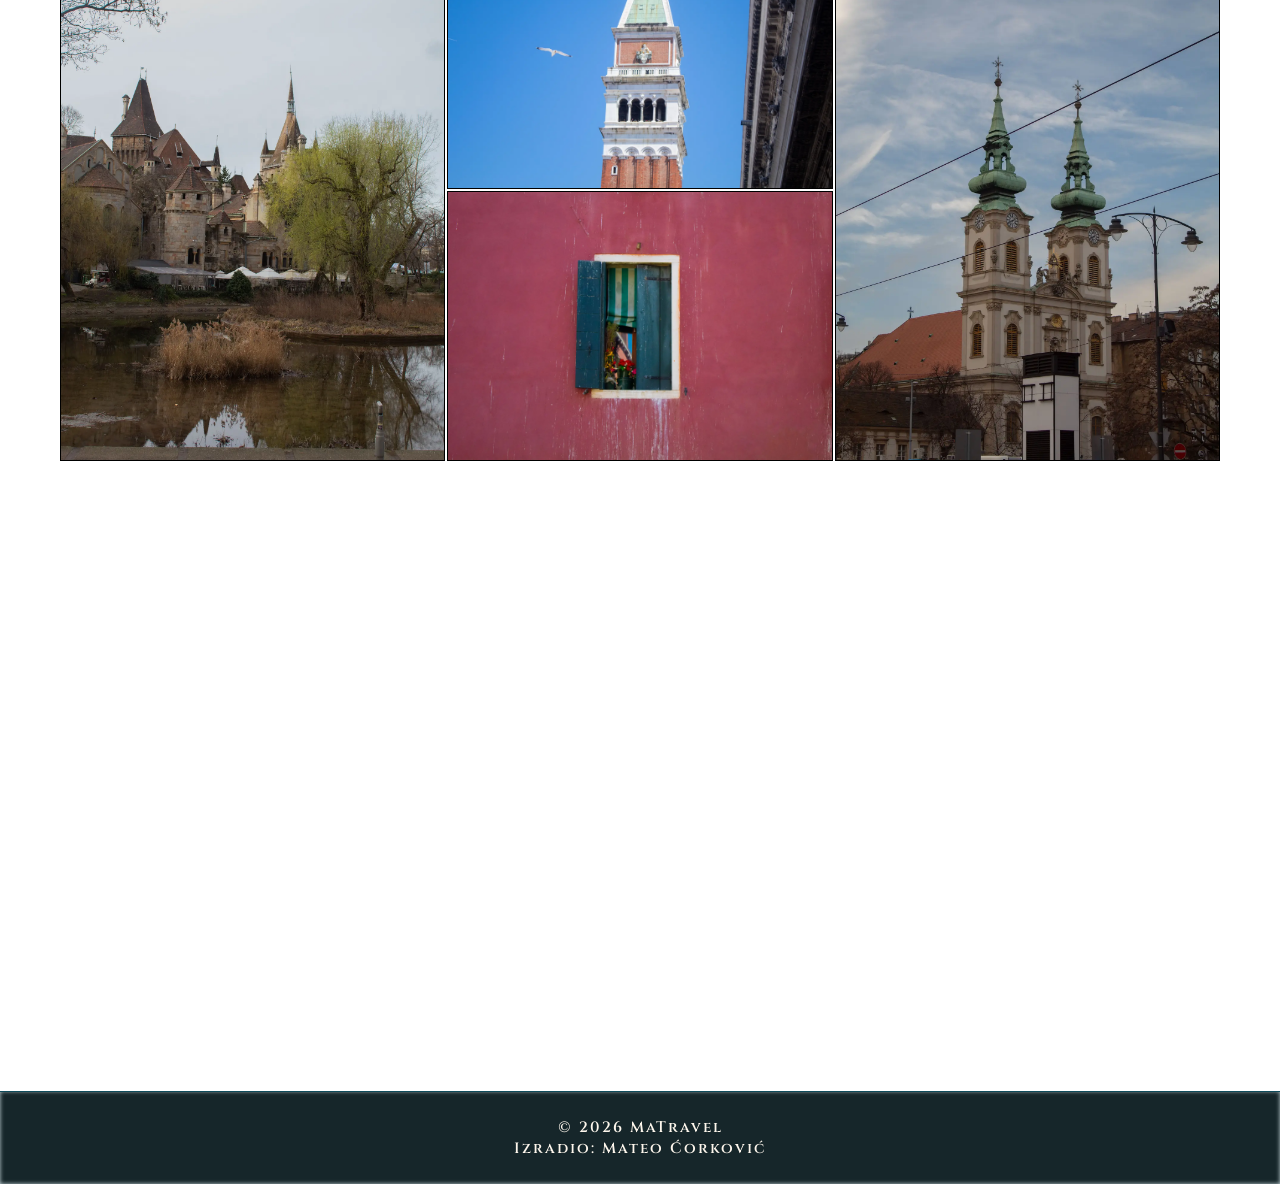
<file: galerija.html>
<!DOCTYPE html>
<html lang="hr">
<head>
    <meta charset="UTF-8">
    <meta name="viewport" content="width=device-width, initial-scale=1.0">
    <meta name="description" content="MaTravel je web stranica napravljena za izradu završnog rada. Smisao stranice je da predstavlja agenciju za putovanja kako bih pomoću različitih verzija pokazao optimizaciju stranice.">
    <title>Galerija - MaTrevel</title>
    <meta name="author" content="Mateo Ćorković">
    <link rel="stylesheet" href="izgledMINI.min.css">
    <link rel="preload" as="font" href="Interfont.woff2" type="font/woff2" crossorigin>
    <link rel="preload" as="font" href="Cinzelfont.woff2" type="font/woff2" crossorigin>
    <link rel="preload" as="style" href="https://cdnjs.cloudflare.com/ajax/libs/font-awesome/6.5.0/css/all.min.css" onload="this.onload=null;this.rel='stylesheet'">
</head>
<body>
    <header class="navbar tamnija">
        <div class="container">
            <a href="index.html" class="logo">MaTravel</a>
            <nav class="navigacija" id="navigacija">
                <a href="index.html">Početna</a>
                <a href="destinacije.html">Destinacije</a>
                <a href="galerija.html" class="active">Galerija</a>
                <a href="kontakt.html">Kontakt</a>
            </nav>
            <div class="hamburger" id="hamburger">
            ☰
            </div>
        </div>
    </header>
    <main>
        <div class="prazno"></div>

    <div class="container">
        <h1>Galerija</h1>
        <section class="galerijaslika">
            <div class="karticaugaleriji">
                <img src="slike/galerija/2B2A3710.webp" alt="Pogled na grad na Lanzaroteu" loading="lazy">
            </div>
            <div class="karticaugaleriji duplo">
                <img src="slike/galerija/2B2A3971.webp" alt="Muzej Lagomar" loading="lazy">
            </div>
            <div class="karticaugaleriji">
                <img src="slike/galerija/IMG_3833.webp" alt="Ulična lampa u Veneciji" loading="lazy">
            </div>
            <div class="karticaugaleriji duplo">
                <img src="slike/galerija/2B2A4210.webp" alt="Stijena na otoku Lanzarote" loading="lazy">
            </div>
            <div class="karticaugaleriji">
                <img src="slike/galerija/IMG_3870.webp" alt="Kanal u Veneciji" loading="lazy">
            </div>
            <div class="karticaugaleriji">
                <img src="slike/galerija/casablanca.webp" alt="Džamija u Casablanci" loading="lazy">
            </div>
            <div class="karticaugaleriji duplo">
                <img src="slike/galerija/2B2A3848.webp" alt="Kaktusi na Lanzaroteu" loading="lazy">
            </div>
            <div class="karticaugaleriji">
                <img src="slike/galerija/2B2A3831.webp" alt="Pogleda iz muzeja Lagomar" loading="lazy">
            </div>
            <div class="karticaugaleriji duplo">
                <img src="slike/galerija/IMG_6827.webp" alt="Narančasti tramvaji u Budimpešti" loading="lazy">
            </div>
            <div class="karticaugaleriji">
                <img src="slike/galerija/IMG_3898.webp" alt="Pogled na more u Veneciji" loading="lazy">
            </div>
            <div class="karticaugaleriji">
                <img src="slike/galerija/IMG_3849.webp" alt="Zgrade i kanal u Veneciji" loading="lazy">
            </div>
            <div class="karticaugaleriji duplo">
                <img src="slike/galerija/IMG_6922.webp" alt="Dvorac u Budimpešti" loading="lazy">
            </div>
            <div class="karticaugaleriji">
                <img src="slike/galerija/IMG_3918.webp" alt="Crkva i galeb u Veneciji" loading="lazy">
            </div>
            <div class="karticaugaleriji duplo">
                <img src="slike/galerija/IMG_6864.webp" alt="Crkva u Budimpešti" loading="lazy">
            </div>
            <div class="karticaugaleriji">
                <img src="slike/galerija/IMG_3838.webp" alt="Zeleni prozor u Veneciji" loading="lazy">
            </div>
        </section>
    </div>
     <section class="slajdshow skriveno">
        <div class="kutijaslajd">
            <div class="slajd active">
                <img src="slike/slajdshow/venecija.webp" loading="lazy" alt="Kanali u Veneciji">
                <div class="poruka">Putovanja za pamćenje</div>
            </div>
            <div class="slajd">
                <img src="slike/slajdshow/verona.webp" loading="lazy" alt="Zgrade grada Verona">
                <div class="poruka">Neka avantura počne</div>
            </div>
            <div class="slajd">
                <img src="slike/slajdshow/lanzarote3.webp" loading="lazy" alt="Pogled sa vrha otoka Lanzarote">
                <div class="poruka">Istraži svijet</div>
            </div>
            <div class="slajd">
                <img src="slike/slajdshow/kamenje.webp" loading="lazy" alt="Kamenje i litice na Lanzaroteu">
                <div class="poruka">Putovanja za pamćenje</div>
            </div>
            <div class="slajd">
                <img src="slike/slajdshow/zagreb.webp" loading="lazy" alt="Centar grada Zagreba">
                <div class="poruka">Neka avantura počne</div>
            </div>
        </div>
    </section>
    </main>
    
    <footer>
        <p>© 2026 MaTravel</p>
        <p>Izradio: Mateo Ćorković</p>
    </footer>
   
    <script src="scriptMINI.min.js" defer></script>
</body>
</html>
</file>
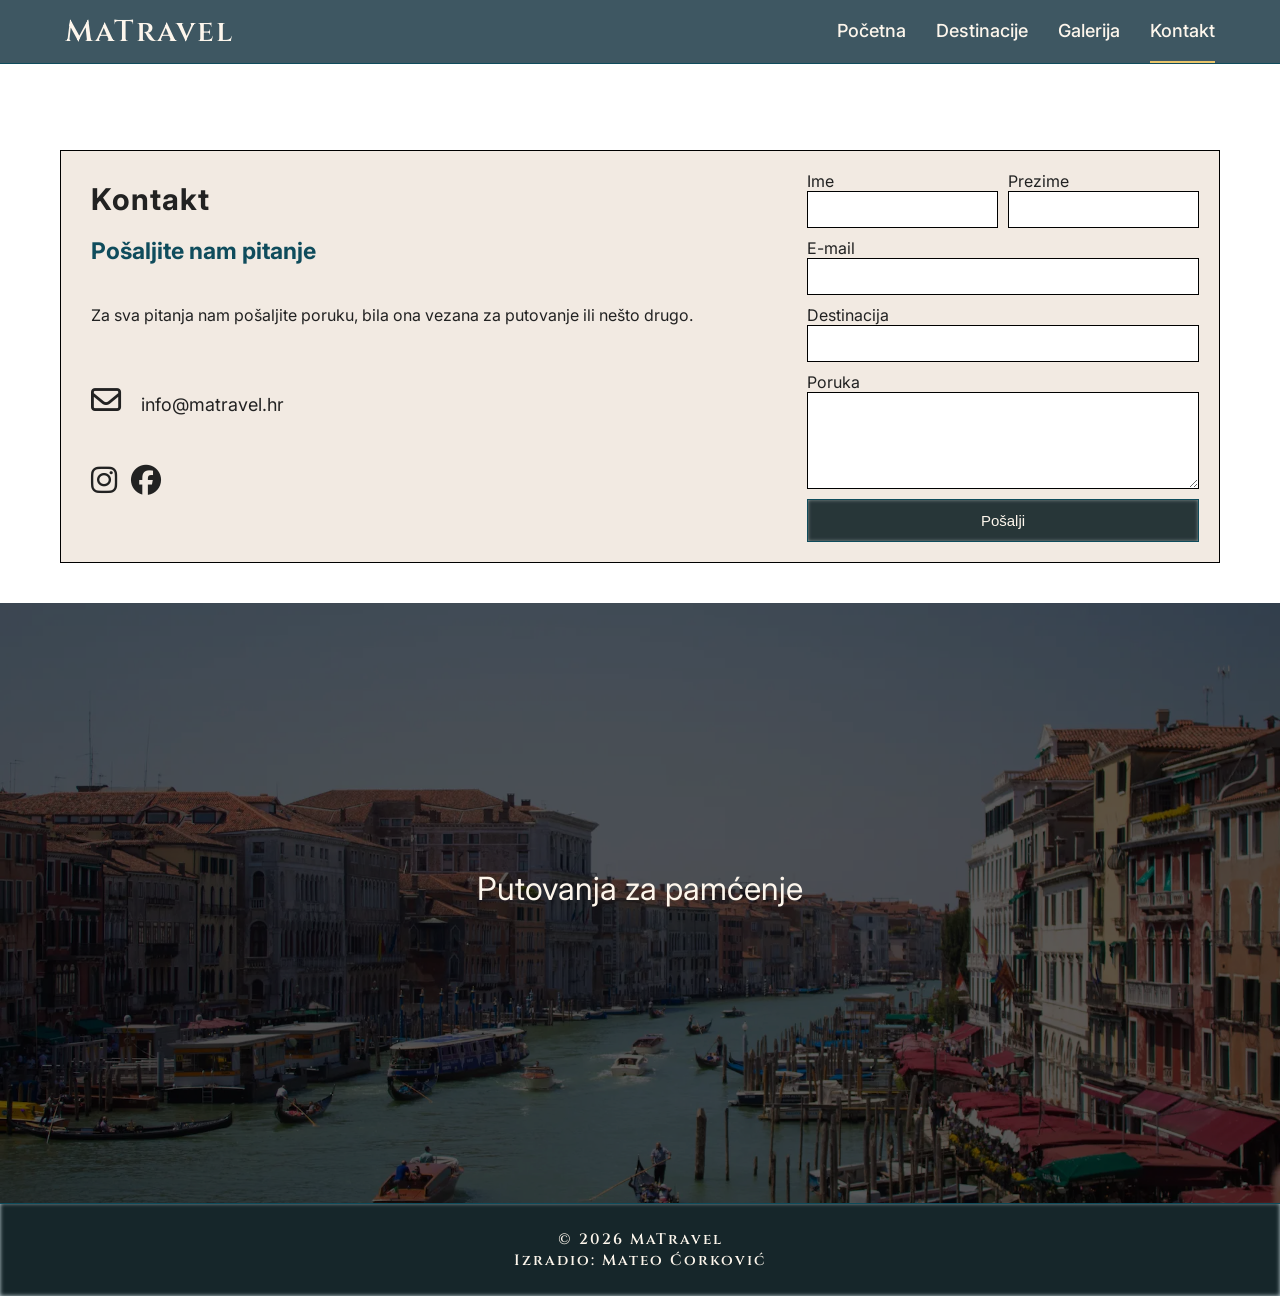
<file: kontakt.html>
<!DOCTYPE html>
<html lang="hr">
<head>
    <meta charset="UTF-8">
    <meta name="viewport" content="width=device-width, initial-scale=1.0">
    <meta name="description" content="MaTravel je web stranica napravljena za izradu završnog rada. Smisao stranice je da predstavlja agenciju za putovanja kako bih pomoću različitih verzija pokazao optimizaciju stranice.">
    <title>Kontakt - MaTrevel</title>
    <meta name="author" content="Mateo Ćorković">
    <link rel="stylesheet" href="izgledMINI.min.css">
    <link rel="preload" as="font" href="Interfont.woff2" type="font/woff2" crossorigin>
    <link rel="preload" as="font" href="Cinzelfont.woff2" type="font/woff2" crossorigin>
    <link rel="preload" as="style" href="https://cdnjs.cloudflare.com/ajax/libs/font-awesome/6.5.0/css/all.min.css" onload="this.onload=null;this.rel='stylesheet'">
</head>
<body>
    <header class="navbar tamnija">
        <div class="container">
            <a href="index.html" class="logo">MaTravel</a>
            <nav class="navigacija" id="navigacija">
                <a href="index.html">Početna</a>
                <a href="destinacije.html">Destinacije</a>
                <a href="galerija.html">Galerija</a>
                <a href="kontakt.html" class="active">Kontakt</a>
            </nav>
            <div class="hamburger" id="hamburger">
            ☰
            </div>
        </div>
    </header>
    <main>
        <div class="prazno"></div>

    <div class="container">
        <section class="kontakt">
            <div class="kontaktlijevo">
                <div class="kontaktinfo">
                    <h2>Kontakt</h2>
                    <h3>Pošaljite nam pitanje</h3>
                    <p>Za sva pitanja nam pošaljite poruku, bila ona vezana za putovanje ili nešto drugo. </p>
                    <div class="infokontakt">
                        <i class="fa-regular fa-envelope"></i>info@matravel.hr
                    </div>
                    <div class="drustvenemreze">
                        <i class="fa-brands fa-instagram"></i>
                        <i class="fa-brands fa-facebook"></i>
                        
                    </div>
                </div>
            </div>
            <div class="kontaktdesno">
                <form class="forma">
                    <div class="pedesetposto">
                        <div class="unutrasnjost">
                            <label for="ime">Ime</label>
                            <input type="text" id="ime" required>
                        </div>
                        <div class="unutrasnjost">
                            <label for="prezime">Prezime</label>
                            <input type="text" id="prezime" required>
                        </div>
                    </div>
                    <div class="unutrasnjost stoposto">
                        <label for="emailkontakt">E-mail</label><input type="email" id="emailkontakt" required>
                    </div>
                    <div class="unutrasnjost stoposto">
                        <label for="destinacijakontakt" >Destinacija</label><input type="text" id="destinacijakontakt">
                    </div>
                    <div class="unutrasnjost stoposto">
                        <label for="porukaforma" >Poruka</label><textarea rows="5" id="porukaforma" required></textarea>
                    </div>
                    <button type="submit">Pošalji</button>
                </form>
            </div>
            
        </section>
    </div>
    
    

    
    
     <section class="slajdshow skriveno">
        <div class="kutijaslajd">
            <div class="slajd active">
                <img src="slike/slajdshow/venecija.webp" loading="lazy" alt="Kanali u Veneciji">
                <div class="poruka">Putovanja za pamćenje</div>
            </div>
            <div class="slajd">
                <img src="slike/slajdshow/verona.webp" loading="lazy" alt="Zgrade grada Verona">
                <div class="poruka">Neka avantura počne</div>
            </div>
            <div class="slajd">
                <img src="slike/slajdshow/lanzarote3.webp" loading="lazy" alt="Pogled sa vrha otoka Lanzarote">
                <div class="poruka">Istraži svijet</div>
            </div>
            <div class="slajd">
                <img src="slike/slajdshow/kamenje.webp" loading="lazy" alt="Kamenje i litice na Lanzaroteu">
                <div class="poruka">Putovanja za pamćenje</div>
            </div>
            <div class="slajd">
                <img src="slike/slajdshow/zagreb.webp" loading="lazy" alt="Centar grada Zagreba">
                <div class="poruka">Neka avantura počne</div>
            </div>
        </div>
    </section>
    </main>
    
    <footer>
        <p>© 2026 MaTravel</p>
        <p>Izradio: Mateo Ćorković</p>
    </footer>
   
    <script src="scriptMINI.min.js" defer></script>
</body>
</html>
</file>
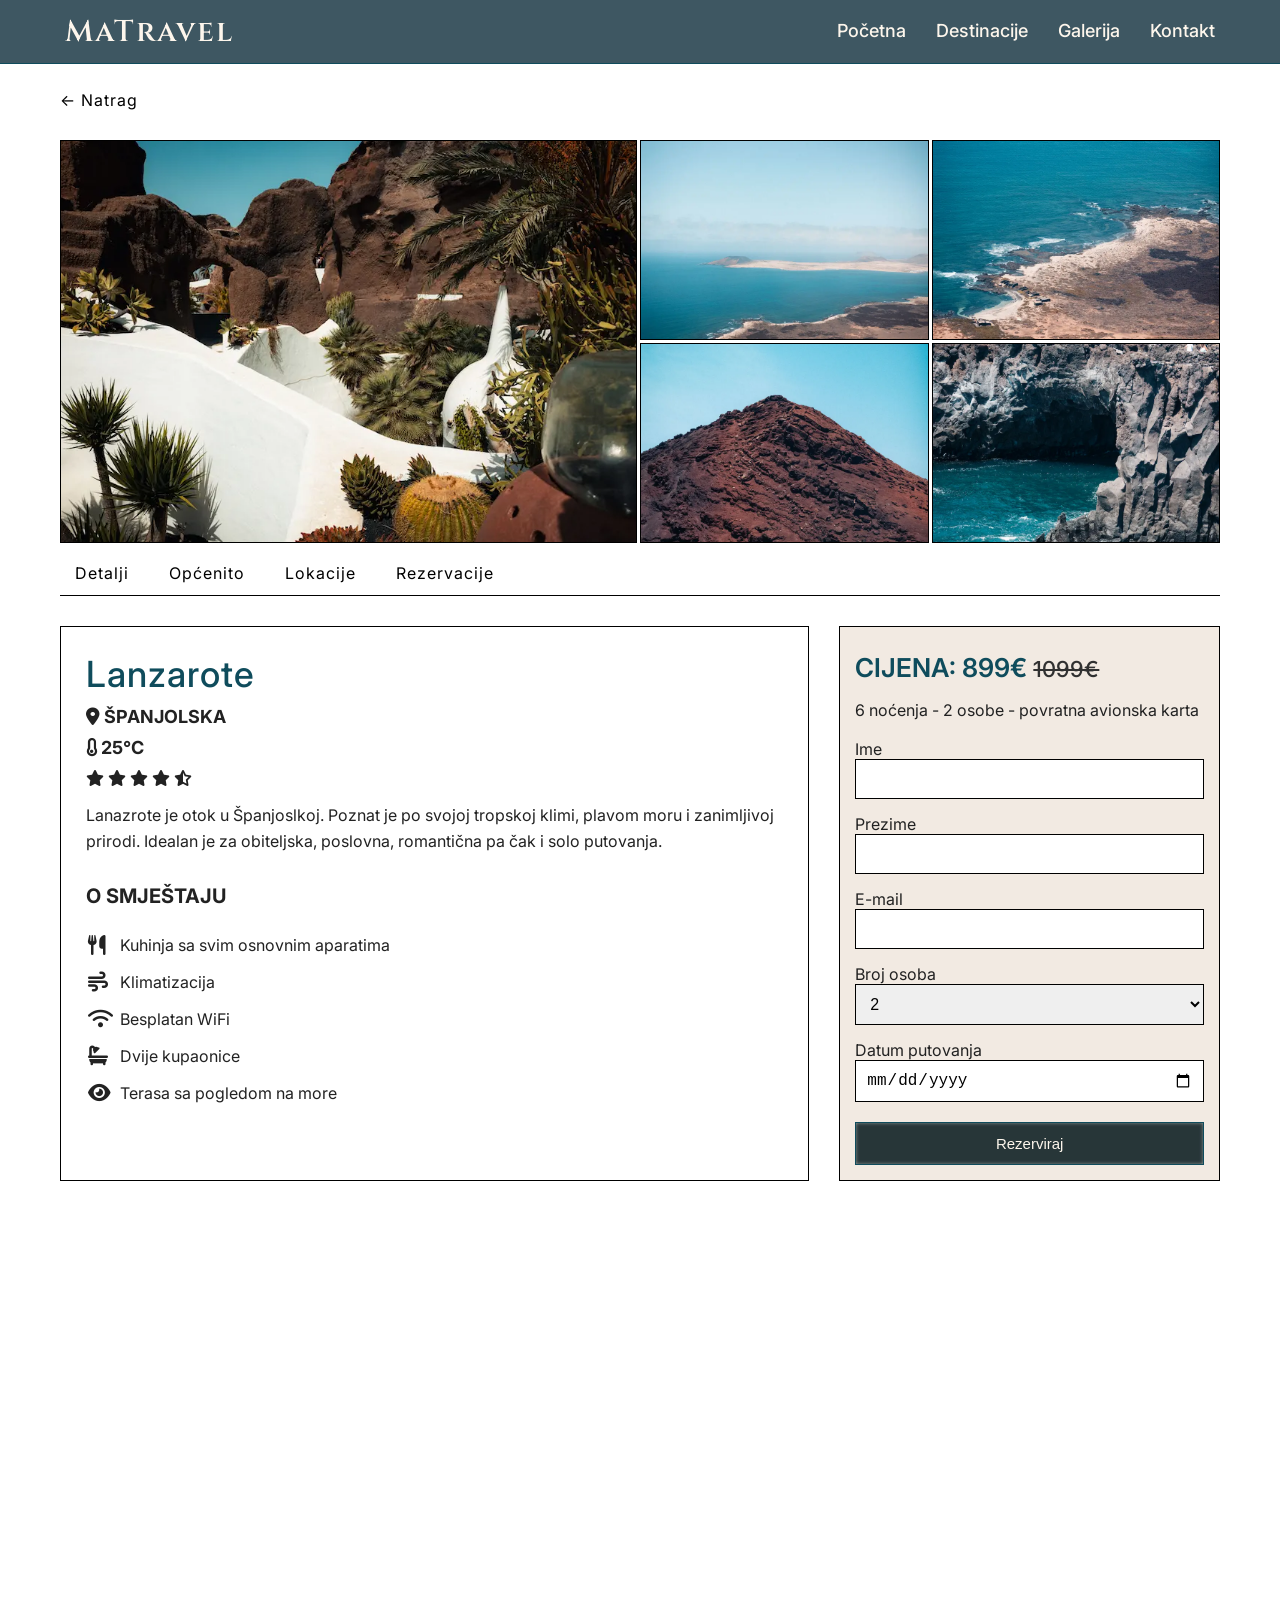
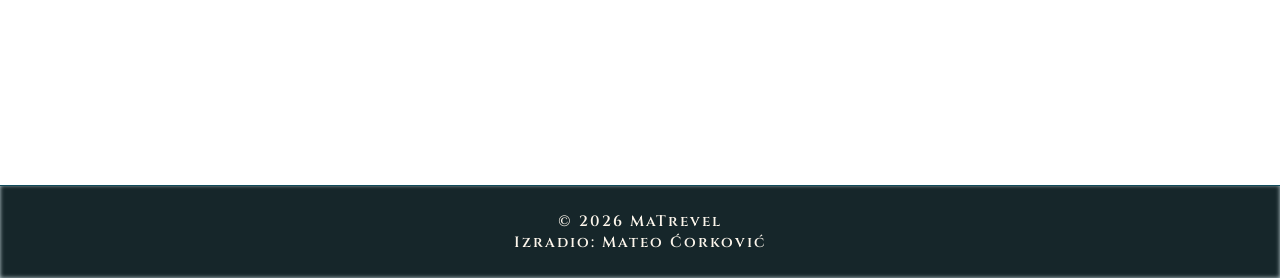
<file: lanzarote.html>
<!DOCTYPE html>
<html lang="hr">
<head>
    <meta charset="UTF-8">
    <meta name="viewport" content="width=device-width, initial-scale=1.0">
    <meta name="description" content="MaTravel je web stranica napravljena za izradu završnog rada. Smisao stranice je da predstavlja agenciju za putovanja kako bih pomoću različitih verzija pokazao optimizaciju stranice.">
    <title>MaTrevel - Lanzarote</title>
    <meta name="author" content="Mateo Ćorković">
    <link rel="stylesheet" href="izgledMINI.min.css">
    <link rel="preload" as="font" href="Interfont.woff2" type="font/woff2" crossorigin>
    <link rel="preload" as="font" href="Cinzelfont.woff2" type="font/woff2" crossorigin>
    <link rel="preload" as="style" href="https://cdnjs.cloudflare.com/ajax/libs/font-awesome/6.5.0/css/all.min.css" onload="this.onload=null;this.rel='stylesheet'">

</head>
<body>
    <header class="navbar tamnija">
        <div class="container">
            <a href="index.html" class="logo">MaTravel</a>

            <nav class="navigacija" id="navigacija">
                <a href="index.html">Početna</a>
                <a href="destinacije.html">Destinacije</a>
                <a href="galerija.html">Galerija</a>
                <a href="kontakt.html">Kontakt</a>
            </nav>

            <div class="hamburger" id="hamburger">
            ☰
            </div>
        </div>
    </header>
    <main>
    <div class="prazno"></div>
    <div class="container">
        <div class="natrag">
            <a href="#" class="natraggumb" onclick="history.back(); return false;">← Natrag</a>
        </div>
        <section class="malagalerija">
            <div class="kockica maloveca">
                <img src="slike/lanzarote/2B2A4334.webp" alt="Muzej Lagomar">
            </div>
            <div class="kockica">
                <img src="slike/lanzarote/2B2A5588.webp" alt="Plaža Playa Blanca">
            </div>
            <div class="kockica">
                <img src="slike/lanzarote/2B2A5729.webp" alt="Pogled sa vrha otoka Lanzarote" loading="lazy">
            </div>
            <div class="kockica">
                <img src="slike/lanzarote/2B2A7343.webp" alt="Vulkanska planina na otoku Lanzarote" loading="lazy">
            </div>
            <div class="kockica">
                <img src="slike/lanzarote/2B2A7383.webp" alt="Kamenje i litice na Lanzaroteu" loading="lazy">
            </div>
        </section>
        <nav class="malanavigacija">
            <a href="#detalji"  class="malanavigacijalink active">Detalji</a>
            <a href="#opcenito"  class="malanavigacijalink">Općenito</a>
            <a href="#lokacije" class="malanavigacijalink">Lokacije</a>
            <a href="#rezervacije" class="malanavigacijalink">Rezervacije</a>
        </nav>
        <section id="detalji" class="detalji">
            <div class="detaljilijevo">
                <h1>Lanzarote</h1>
                    <h2><i class="fa-solid fa-location-dot"></i> Španjolska</h2>
                    <h2><i class="fa-solid fa-thermometer-empty"></i> 25°C</h2>
                    <div class="ocjena">
                        <i class="fa-solid fa-star"></i>
                        <i class="fa-solid fa-star"></i>
                        <i class="fa-solid fa-star"></i>
                        <i class="fa-solid fa-star"></i>
                        <i class="fa-solid fa-star-half-stroke"></i>
                    </div>
                <p>Lanazrote je otok u Španjoslkoj. Poznat je po svojoj tropskoj klimi, plavom moru i zanimljivoj prirodi. Idealan je za obiteljska, poslovna, romantična pa čak i solo putovanja.</p>
                <section class="smjestaj">
                    <h2>O smještaju</h2>
                    <ul class="listasmjestaj">
                        <li><i class="fa-solid fa-cutlery"></i> Kuhinja sa svim osnovnim aparatima</li>
                        <li><i class="fa-solid fa-wind"></i> Klimatizacija</li>
                        <li><i class="fa-solid fa-wifi"></i> Besplatan WiFi</li>
                        <li><i class="fa-solid fa-bath"></i> Dvije kupaonice</li>
                        <li><i class="fa-solid fa-eye"></i> Terasa sa pogledom na more</li>
                    </ul>
                </section>
            </div>
            <div class="detaljidesno">
                <h2 class="cijena">Cijena: 899€ <span class="prekrizeno">1099€</span></h2>
                <p>6 noćenja - 2 osobe - povratna avionska karta</p>
                <form class="formarezervacije">
                    <label for="ime">Ime</label>
                    <input type="text" id="ime" name="ime">
                    <label for="prezime">Prezime</label>
                    <input type="text" id="prezime" name="prezime">
                    <label for="email">E-mail</label>
                    <input type="email" id="email" name="email">
                    <label for="osobe">Broj osoba</label>
                    <select id="osobe">
                        <option value="1">1</option>
                        <option value="2" selected>2</option>
                        <option value="3">3</option>
                        <option value="4">4</option>
                        <option value="5">5</option>
                        <option value="6">6</option>
                    </select>
                    <label for="datum">Datum putovanja</label>
                    <input type="date" id="datum">
                    <button type="submit">Rezerviraj</button>
                </form>
            </div>
        </section>
        <section id="opcenito" class="maloopcenito skriveno2">
            <div class="lijevoopcenito">
                <h1>Općenito o destinaciji</h1>
                <p>Vulkanski otok u Španjolskoj poznat po crnim plažama i prirodi. Jedan od Kanarskih otoka smješten je zapadno od Afrike na Atlantskom oceanu. Temperature rijetko padaju ispod 20 stupnjeva pa čak i tijekom zime. </p>
                <h2>Zašto baš Lanzarote</h2>
                <p>Otok ima prekrasne plaže, izvanzemaljsku prirodu i izoliran je od ostatka svijeta. Zanimljivost je da su sve kuće bijele boje, te mu to daje jedinstveni izgled.</p>
            </div>

            <div class="opcenitokarta">
            <iframe src="https://www.google.com/maps/embed?pb=!1m18!1m12!1m3!1d267140.21772744664!2d-13.815483811443839!3d29.0398019918066!2m3!1f0!2f0!3f0!3m2!1i1024!2i768!4f13.1!3m3!1m2!1s0xc4623cd1ca2398b%3A0xa2a0d68ac57b1518!2sLanzarote!5e1!3m2!1shr!2shr!4v1779822736338!5m2!1shr!2shr" width="350" height="300" style="border:1px solid black;" loading="lazy" referrerpolicy="no-referrer-when-downgrade">
                
            </iframe>
            </div>
        </section>
        <section id="lokacije" class="malalokacija skriveno">
            <h1>Top lokacije</h1>
            <div class="malekarticelokacija">
                <div class="malakarticalokacija">
                    <img src="slike/lanzarote/lanzarote2.webp" alt="Playa de Famara" loading="lazy">
                    <h2>Playa de Famara</h2>
                    <p>Jedna on najvećih plaža na otoku.</p>
                </div>
                <div class="malakarticalokacija">
                    <img src="slike/lanzarote/2B2A4334.webp" alt="Muzej Lagomar" loading="lazy">
                    <h2>Muzej Lagomar</h2>
                    <p>Najpoznatijih građevina na otoku. </p>
                </div>
                <div class="malakarticalokacija">
                    <img src="slike/lanzarote/2B2A7242.webp" alt="Crna plaža na otoku Lanzarote" loading="lazy">
                    <h2>Playa de Montaña Bermeja</h2>
                    <p>Crna plaža na zapadnoj obali otoka.</p>
                </div>
            </div>
        </section>
        <section id="rezervacije" class="malorezervacije skriveno2">
            <h1>Informacije o rezervacijama</h1>
            <div class="rezervacijesve">
                <div class="rezervacijelijevo">
                    <h2>Što je uključeno?</h2>
                    <ul class="listasmjestaj">
                        <li><i class="fa-solid fa-plane"></i> Povratna avionska karta</li>
                        <li><i class="fa-solid fa-bus"></i> Prijevoz od aerodroma do hotela</li>
                        <li><i class="fa-solid fa-mug-saucer"></i> Doručak u hotelu</li>
                        <li><i class="fa-solid fa-route"></i> Prijevoz između atrakcija</li>
                    </ul>
            </div>
            <div class="rezervacijedesno">
                <h2>Uvjeti rezervacije</h2>
                <p>Rezervacije se mogu napraviti najmanje tjedan dana prije polaska.</p>
                <p>Otkazivanje putovanja moguće je do 48 sati prije polaska.</p>
                <p>Za državljane EU nije potrebna viza.</p>
                <p>Check-in je od 14:00 sati.</p>
            </div>    
            </div>
            
        </section>
    </div>

    <section class="destinacije skriveno destinacijedodatno">
        <div class="container">
            <h2>Popularne destinacije</h2>
            <div class="karticedodatne">
                <a href="budimpesta.html" class="karticadodatna budimpesta skriveno2">
                    <div class="zoom"></div>
                    <div class="tamnije"></div>
                    <div class="karticasadrzaj">
                        <h3>Budimpešta</h3>
                        <h4><i class="fa-solid fa-location-dot"></i> Mađarska</h4>
                    </div>
                </a>
                <a href="casablanca.html" class="karticadodatna casablanca skriveno">
                    <div class="zoom"></div>
                    <div class="tamnije"></div>
                    <div class="karticasadrzaj">
                        <h3>Casablanca</h3>
                        <h4><i class="fa-solid fa-location-dot"></i> Maroko</h4>
                    </div>
                </a>
                <a href="venecija.html" class="karticadodatna venecija skriveno2">
                    <div class="zoom"></div>
                    <div class="tamnije"></div>
                    <div class="karticasadrzaj">
                        <h3>Venecija</h3>
                        <h4><i class="fa-solid fa-location-dot"></i> Italija</h4>
                    </div>
                </a>
            </div>
        </div>
    </section>
    <section class="slajdshow skriveno">
        <div class="kutijaslajd">
            <div class="slajd active">
                <img src="slike/slajdshow/venecija.webp" loading="lazy" alt="Kanali u Veneciji">
                <div class="poruka">Putovanja za pamćenje</div>
            </div>
            <div class="slajd">
                <img src="slike/slajdshow/verona.webp" loading="lazy" alt="Zgrade grada Verona">
                <div class="poruka">Neka avantura počne</div>
            </div>
            <div class="slajd">
                <img src="slike/slajdshow/lanzarote3.webp" loading="lazy" alt="Pogled sa vrha otoka Lanzarote">
                <div class="poruka">Istraži svijet</div>
            </div>
            <div class="slajd">
                <img src="slike/slajdshow/kamenje.webp" loading="lazy" alt="Kamenje i litice na Lanzaroteu">
                <div class="poruka">Putovanja za pamćenje</div>
            </div>
            <div class="slajd">
                <img src="slike/slajdshow/zagreb.webp" loading="lazy" alt="Centar grada Zagreba">
                <div class="poruka">Neka avantura počne</div>
            </div>
        </div>
    </section>
   </main>
   <footer>
        <p>© 2026 MaTrevel</p>
        <p>Izradio: Mateo Ćorković</p>
    </footer>
    <script src="scriptMINI.min.js"></script>
</body>
</html>
</file>
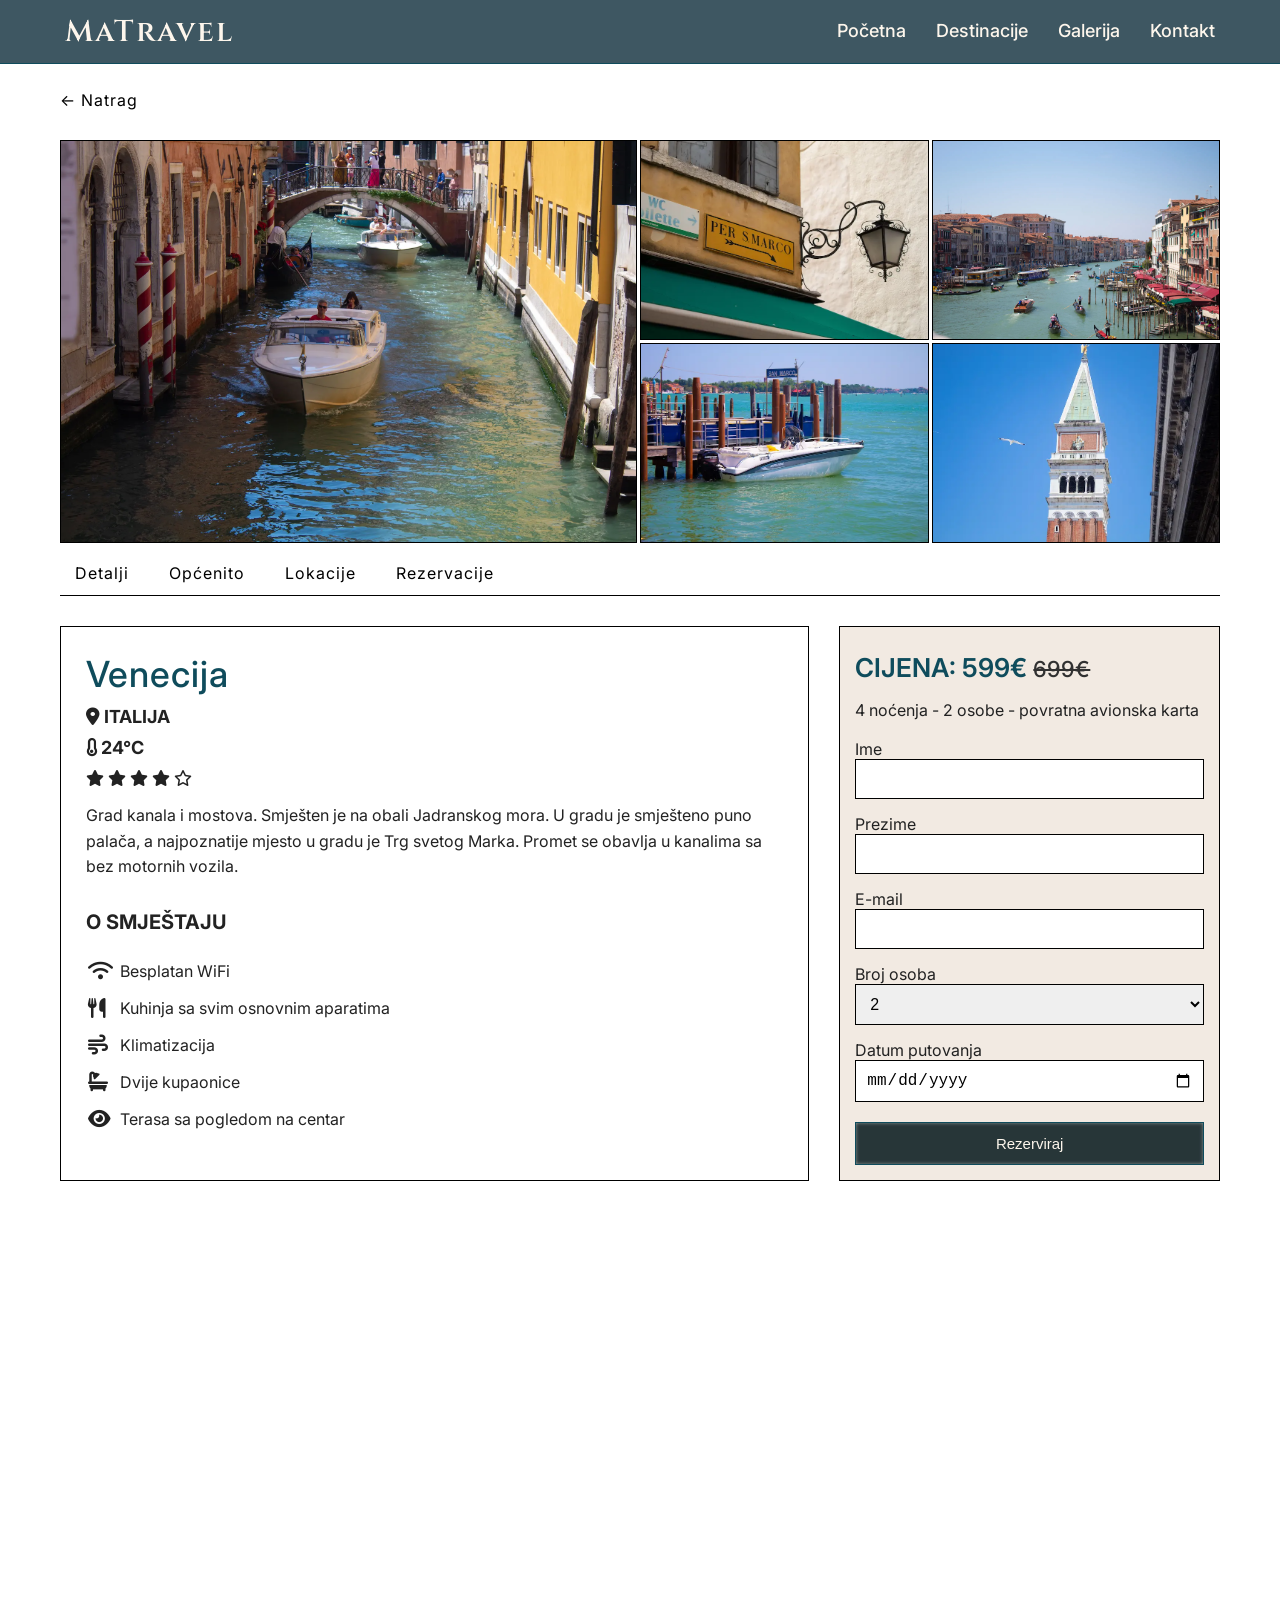
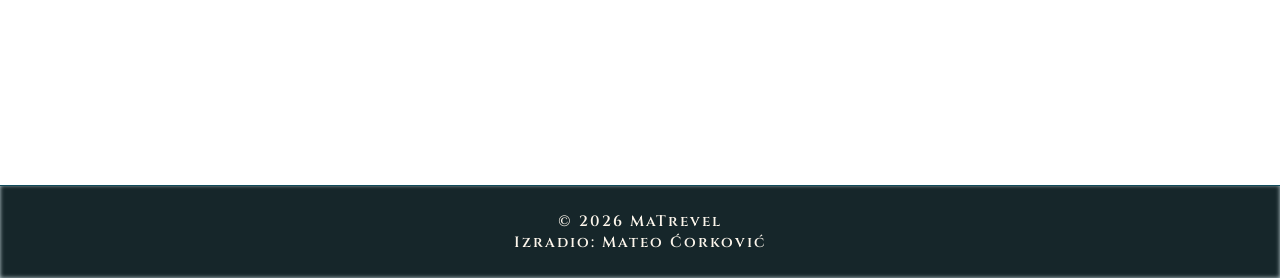
<file: venecija.html>
<!DOCTYPE html>
<html lang="hr">
<head>
    <meta charset="UTF-8">
    <meta name="viewport" content="width=device-width, initial-scale=1.0">
    <title>MaTrevel - Venecija</title>
    <meta name="description" content="MaTravel je web stranica napravljena za izradu završnog rada. Smisao stranice je da predstavlja agenciju za putovanja kako bih pomoću različitih verzija pokazao optimizaciju stranice.">
    <meta name="author" content="Mateo Ćorković">
    <link rel="stylesheet" href="izgledMINI.min.css">
    <link rel="preload" as="font" href="Interfont.woff2" type="font/woff2" crossorigin>
    <link rel="preload" as="font" href="Cinzelfont.woff2" type="font/woff2" crossorigin>
    <link rel="preload" as="style" href="https://cdnjs.cloudflare.com/ajax/libs/font-awesome/6.5.0/css/all.min.css" onload="this.onload=null;this.rel='stylesheet'">

</head>
<body>
    <header class="navbar tamnija">
        <div class="container">
            <a href="index.html" class="logo">MaTravel</a>

            <nav class="navigacija" id="navigacija">
                <a href="index.html">Početna</a>
                <a href="destinacije.html">Destinacije</a>
                <a href="galerija.html">Galerija</a>
                <a href="kontakt.html">Kontakt</a>
            </nav>

            <div class="hamburger" id="hamburger">
            ☰
            </div>
        </div>
    </header>
    <main>
    <div class="prazno"></div>
    <div class="container">
        <div class="natrag">
            <a href="#" id="natragGumb" class="natraggumb" onclick="window.history.back(); return false;">← Natrag</a>
        </div>
        <section class="malagalerija">
            <div class="kockica maloveca">
                <img src="slike/venecija/venecija.webp" alt="Pogled na kanal u Veneciji">
            </div>
            <div class="kockica">
                <img src="slike/venecija/IMG_3833.webp" alt="Ulična lampa u Veneciji">
            </div>
            <div class="kockica">
                <img src="slike/venecija/IMG_3850.webp" alt="Pogled na grad Venecija" loading="lazy">
            </div>
            <div class="kockica">
                <img src="slike/venecija/IMG_3898.webp" alt="Pogled na more u Veneciji" loading="lazy">
            </div>
            <div class="kockica">
                <img src="slike/venecija/IMG_3918.webp" alt="Pogled na crkvu svetog Marka" loading="lazy">
            </div>
        </section>
        <nav class="malanavigacija">
            <a href="#detalji"  class="malanavigacijalink active">Detalji</a>
            <a href="#opcenito"  class="malanavigacijalink">Općenito</a>
            <a href="#lokacije" class="malanavigacijalink">Lokacije</a>
            <a href="#rezervacije" class="malanavigacijalink">Rezervacije</a>
        </nav>
        <section id="detalji" class="detalji">
            <div class="detaljilijevo">
                <h1>Venecija</h1>
                    <h2><i class="fa-solid fa-location-dot"></i> Italija</h2>
                    <h2><i class="fa-solid fa-thermometer-empty"></i> 24°C</h2>
                    <div class="ocjena">
                        <i class="fa-solid fa-star"></i>
                        <i class="fa-solid fa-star"></i>
                        <i class="fa-solid fa-star"></i>
                        <i class="fa-solid fa-star"></i>
                        <i class="fa-regular fa-star"></i>
                    </div>
                <p>Grad kanala i mostova. Smješten je na obali Jadranskog mora. U gradu je smješteno puno palača, a najpoznatije mjesto u gradu je Trg svetog Marka. Promet se obavlja u kanalima sa bez motornih vozila.</p>
                <section class="smjestaj">
                    <h2>O smještaju</h2>
                    <ul class="listasmjestaj">
                        <li><i class="fa-solid fa-wifi"></i> Besplatan WiFi</li>
                        <li><i class="fa-solid fa-cutlery"></i> Kuhinja sa svim osnovnim aparatima</li>
                        <li><i class="fa-solid fa-wind"></i> Klimatizacija</li>
                        <li><i class="fa-solid fa-bath"></i> Dvije kupaonice</li>
                        <li><i class="fa-solid fa-eye"></i> Terasa sa pogledom na centar</li>
                    </ul>
                </section>
            </div>
            <div class="detaljidesno">
                <h2 class="cijena">Cijena: 599€ <span class="prekrizeno">699€</span></h2>
                <p>4 noćenja - 2 osobe - povratna avionska karta</p>
                <form class="formarezervacije">
                    <label for="ime">Ime</label>
                    <input type="text" id="ime" name="ime">
                    <label for="prezime">Prezime</label>
                    <input type="text" id="prezime" name="prezime">
                    <label for="email">E-mail</label>
                    <input type="email" id="email" name="email">
                    <label for="osobe">Broj osoba</label>
                    <select id="osobe">
                        <option value="1">1</option>
                        <option value="2" selected>2</option>
                        <option value="3">3</option>
                        <option value="4">4</option>
                        <option value="5">5</option>
                        <option value="6">6</option>
                    </select>
                    <label for="datum">Datum putovanja</label>
                    <input type="date" id="datum">
                    <button type="submit">Rezerviraj</button>
                </form>
            </div>
        </section>
        <section id="opcenito" class="maloopcenito skriveno2">
            <div class="lijevoopcenito">
                <h1>Općenito o destinaciji</h1>
                <p>Venecija je jedan od najpozantijih gradova u Italiji. Pozant je po svojim kanalima i mostovima, i zbog toga je jedan od najromantičnijih gradova u Italiji. Isto tako je poznat po trgu svetog Marka.</p>
                <h2>Zašto baš Venecija</h2>
                <p>Venecija omogućava ljudima da se umjesto automobila voze čamcima u kanalima. Grad je idealan za kraći odmor, a odličan je za ljude koji žele mir i romantiku.</p>
            </div>

            <div class="opcenitokarta">
            <iframe src="https://www.google.com/maps/embed?pb=!1m18!1m12!1m3!1d214527.6659078471!2d12.222526909145898!3d45.404665810940536!2m3!1f0!2f0!3f0!3m2!1i1024!2i768!4f13.1!3m3!1m2!1s0x477eb1daf1d63d89%3A0x7ba3c6f0bd92102f!2sVenecija%2C%20Italija!5e1!3m2!1shr!2shr!4v1779899355691!5m2!1shr!2shr" width="350" height="300" style="border:1px solid black;" loading="lazy" referrerpolicy="no-referrer-when-downgrade">
                
            </iframe>
            </div>
        </section>
        <section id="lokacije" class="malalokacija skriveno">
            <h1>Top lokacije</h1>
            <div class="malekarticelokacija">
                <div class="malakarticalokacija">
                    <img src="slike/venecija/venecija.webp" alt="Pogled na kanal u Veneciji" loading="lazy">
                    <h2>Vožnja čamce</h2>
                    <p>Najpopularnija atrakcija u Veneciji.</p>
                </div>
                <div class="malakarticalokacija">
                    <img src="slike/venecija/IMG_3918.webp" alt="Pogled na crkvu svetog Marka" loading="lazy">
                    <h2>Bazilika sv. Marka</h2>
                    <p>Najpozancija građevina u Veneciji.</p>
                </div>
                <div class="malakarticalokacija">
                    <img src="slike/venecija/IMG_3833.webp" alt="Ulična lampa u Veneciji" loading="lazy">
                    <h2>Trg sv. Marka</h2>
                    <p>Odlično mjesto za odmor.</p>
                </div>
            </div>
        </section>
        <section id="rezervacije" class="malorezervacije skriveno2">
            <h1>Informacije o rezervacijama</h1>
            <div class="rezervacijesve">
                <div class="rezervacijelijevo">
                    <h2>Što je uključeno?</h2>
                    <ul class="listasmjestaj">
                        <li><i class="fa-solid fa-plane"></i> Povratna avionska karta</li>
                        <li><i class="fa-solid fa-bus"></i> Prijevoz od aerodroma do hotela</li>
                        <li><i class="fa-solid fa-mug-saucer"></i> Doručak u hotelu</li>
                        <li><i class="fa-solid fa-route"></i> Prijevoz između atrakcija</li>
                    </ul>
            </div>
            <div class="rezervacijedesno">
                <h2>Uvjeti rezervacije</h2>
                <p>Rezervacije se mogu napraviti najmanje tjedan dana prije polaska.</p>
                <p>Otkazivanje putovanja moguće je do 48 sati prije polaska.</p>
                <p>Za državljane EU nije potrebna viza.</p>
                <p>Check-in je od 14:00 sati.</p>
            </div>    
            </div>
            
        </section>
    </div>

    <section class="destinacije skriveno destinacijedodatno">
        <div class="container">
            <h2>Popularne destinacije</h2>
            <div class="karticedodatne">
                <a href="lanzarote.html" class="karticadodatna lanzarote skriveno">
                    <div class="zoom"></div>
                    <div class="tamnije"></div>
                    <div class="karticasadrzaj">
                        <h3>Lanzarote</h3>
                        <h4><i class="fa-solid fa-location-dot"></i> Španjolska</h4>
                    </div>
                </a>
                <a href="budimpesta.html" class="karticadodatna budimpesta skriveno2">
                    <div class="zoom"></div>
                    <div class="tamnije"></div>
                    <div class="karticasadrzaj">
                        <h3>Budimpešta</h3>
                        <h4><i class="fa-solid fa-location-dot"></i> Mađarska</h4>
                    </div>
                </a>
                <a href="venecija.html" class="karticadodatna venecija skriveno2">
                    <div class="zoom"></div>
                    <div class="tamnije"></div>
                    <div class="karticasadrzaj">
                        <h3>Venecija</h3>
                        <h4><i class="fa-solid fa-location-dot"></i> Italija</h4>
                    </div>
                </a>
            </div>
        </div>
    </section>
    <section class="slajdshow skriveno">
        <div class="kutijaslajd">
            <div class="slajd active">
                <img src="slike/slajdshow/venecija.webp" loading="lazy" alt="Kanali u Veneciji">
                <div class="poruka">Putovanja za pamćenje</div>
            </div>
            <div class="slajd">
                <img src="slike/slajdshow/verona.webp" loading="lazy" alt="Zgrade grada Verona">
                <div class="poruka">Neka avantura počne</div>
            </div>
            <div class="slajd">
                <img src="slike/slajdshow/lanzarote3.webp" loading="lazy" alt="Pogled sa vrha otoka Lanzarote">
                <div class="poruka">Istraži svijet</div>
            </div>
            <div class="slajd">
                <img src="slike/slajdshow/kamenje.webp" loading="lazy" alt="Kamenje i litice na Lanzaroteu">
                <div class="poruka">Putovanja za pamćenje</div>
            </div>
            <div class="slajd">
                <img src="slike/slajdshow/zagreb.webp" loading="lazy" alt="Centar grada Zagreba">
                <div class="poruka">Neka avantura počne</div>
            </div>
        </div>
    </section>
    </main>
   <footer>
        <p>© 2026 MaTrevel</p>
        <p>Izradio: Mateo Ćorković</p>
    </footer>
    <script src="scriptMINI.min.js"></script>
</body>
</html>
</file>
<file: izgledMINI.min.css>
.navigacija a.active,.navigacija a:hover{border-bottom:2px solid #e9c46a}.navbar,footer{width:100%;background:rgba(15,76,92,.25)}.destinacije,.odjeljak,.odjeljak p,footer{text-align:center}.kartica,.logo,.navigacija a,.odjeljakgumb{text-decoration:none}.naslovzastobasmi h2,.naslovzastobasmi p,.odjeljak h1,.odjeljak p{text-shadow:1px 1px 1px rgba(0,0,0,.5)}.kartica,.pocetna,.slajdshow{overflow:hidden}.navbar,.opcenito .gumb:hover{backdrop-filter:blur(2px) brightness(0.7)}.forma button:hover,.karticazasto:hover{backdrop-filter:blur(2px) brightness(1)}.destinacijatekst h4,.destinacije h2,.detalji h2,.karticasadrzaj h4{text-transform:uppercase}.detalji p,.maloopcenito p,.opcenito p{line-height:1.6}*{margin:0;padding:0;box-sizing:border-box}@font-face{font-family:Inter;src:url("Interfont.woff2") format("woff2");font-weight:100 900;font-style:normal;font-display:swap}@font-face{font-family:Cinzel;src:url("Cinzelfont.woff2") format("woff2");font-weight:400 900;font-style:normal;font-display:swap}body{font-family:Inter,sans-serif;color:#222;font-display:swap}.logo,footer{font-family:Cinzel,serif;font-weight:600;letter-spacing:2px}.hamburger,.logo,.navbar,.navigacija a,.odjeljak,footer{color:#fdf6ec}.container{max-width:1200px;margin:0 auto;padding:0 20px}.navbar{position:absolute;top:0;left:0;z-index:5;border-bottom:1px solid #0f4c5c}.pocetna,footer{position:relative}.navbar .container{display:flex;justify-content:space-between;align-items:center;padding:0 25px}.logo{font-size:30px}.navigacija{display:flex;gap:30px;font-family:Inter,sans-serif;font-weight:500}.navigacija a{font-size:18px;transition:.4s;border-bottom:2px solid transparent;padding:20px 0}.navigacija a:hover{color:#e9c46a}.hamburger{display:none;font-size:32px;cursor:pointer}.odjeljakgumb,footer p{font-size:15px}footer{z-index:10;backdrop-filter:blur(2px) brightness(0.1);border-top:1px solid #0f4c5c;padding:25px 0}.prekrizeno,h1{font-weight:500}.pocetna{height:650px;display:flex;align-items:center;justify-content:center}.overlay,.pozadinaplaza{position:absolute;width:100%;height:100%;left:0;top:0}.pozadinaplaza{object-fit:cover;z-index:1}.overlay{z-index:2;background:rgba(48,48,28,.315)}.odjeljak{position:relative;z-index:3;max-width:1050px}.odjeljak h1{font-size:60px;margin-bottom:25px}.odjeljak p{font-size:18px;margin-bottom:40px}.odjeljakgumb{display:inline-block;padding:12px 24px;background-color:#fdf6ec;color:#000;cursor:pointer;backdrop-filter:blur(22px) brightness(0.7);background:rgba(255,255,255,.4);border:1px solid #f3f3f3}.formarezervacije button:hover,.gumbdestinacije:hover,.odjeljakgumb:hover{background-color:#e9c46a;color:#000;transition:.5s;backdrop-filter:blur(2px) brightness(1);background:rgba(92,87,15,.25);border:1px solid #e9c46a;text-decoration:none}.destinacije{padding:50px 0;background-color:#fdf6ec}.destinacije h2{font-size:32px;color:#0f4c5c;margin-bottom:45px;letter-spacing:3px}.destinacijatekst h3,.karticasadrzaj h3,.kontaktinfo h2,.malanavigacija a,.natraggumb,h1{letter-spacing:1px}.karticedodatne,.karticepolozaj{display:flex;justify-content:space-between;gap:30px;flex-wrap:wrap}.kartica{width:260px;height:300px;border:1px solid #0f4c5c;position:relative;display:flex;align-items:flex-end;color:#fdf6ec;cursor:pointer}.kutijaslajd,.slajdshow{width:100%;position:relative}.tamnije{position:absolute;inset:0;background:linear-gradient(to top,rgba(0,0,0,.8),rgba(0,0,0,.1));z-index:1}.zastobasmi,.zoom{background-size:cover;background-repeat:no-repeat}.karticasadrzaj{position:relative;padding:30px 10px;z-index:2;text-align:left;transition:transform .3s}.zastobasmi::before,.zoom{position:absolute;inset:0}.lanzarote,.lanzarote .zoom{background-image:url("slike/lanzarote/lanzarote.webp")}.budimpesta,.budimpesta .zoom{background-image:url("slike/budimpesta/budimpesta.webp")}.casablanca,.casablanca .zoom{background-image:url("slike/casablanca/casablanca.webp")}.venecija,.venecija .zoom{background-image:url("slike/venecija/venecija.webp")}.karticasadrzaj h3{font-size:25px;padding-bottom:10px}.karticasadrzaj h4{font-size:14px;color:#d6bea7}.karticasadrzaj i{font-size:12px;color:#d6bea7}.kartica:hover .karticasadrzaj,.karticadodatna:hover .karticasadrzaj{transform:translateY(-6px)}.kartica:hover .tamnije,.karticadodatna:hover .tamnije{background:linear-gradient(to top,rgba(0,0,0,.9),rgba(0,0,0,.35))}.kartica:hover .zoom,.karticadodatna:hover .zoom{transform:scale(1.1)}.zoom{background-position:center;transition:transform .5s;z-index:0}.zastobasmi{background-image:url("slike/zastobasmi.webp");position:relative;padding:80px 0;color:#fdf6ec;text-align:center;background-position:center 50%}.naslovzastobasmi{margin-bottom:50px}.zastobasmi::before{content:"";background:rgba(17,17,11,.493)}.naslovzastobasmi h2{font-size:34px;margin-bottom:15px;letter-spacing:1px}.naslovzastobasmi p{font-size:17px;color:#fdf6ec}.zastobasmi .container{position:relative;z-index:2}.karticezasto{display:flex;justify-content:space-between;gap:30px}.karticazasto{flex:1;max-width:320px;padding:35px 25px;transition:.5s;color:#000;backdrop-filter:blur(2px) brightness(0.9);background:rgba(255,255,255,.4);border:1px solid #fdf6ec}.karticazasto:hover{color:#fdf6ec;background:rgba(15,76,92,.25);border:1px solid #0f4c5c;transition:.5s}.poruka,.slajd::before{background:rgba(0,0,0,.4)}.budimpesta:hover,.casablanca:hover,.lanzarote:hover,.venecija:hover{transition:.5s ease-in-out}.karticazasto p{padding-top:10px}.prazno{margin-top:60px}.slajdshow{height:600px}.kutijaslajd{height:100%}.destinacijaslika::before,.poruka,.slajd,.slajd::before{position:absolute;inset:0}.slajd{height:600px;opacity:0;transition:opacity .8s}.skriveno,.skriveno2{opacity:0;transition:1s}.slajd.active{opacity:1}.slajd::before{content:"";z-index:1}.forma button,.formarezervacije button,.opcenito .gumb{backdrop-filter:blur(2px) brightness(0.2);background:rgba(15,76,92,.25)}.slajd img{object-fit:cover;width:100%;height:100%;transform:scale(1.05);transition:transform 1s}.slajd.active img{transform:scale(1)}.poruka{z-index:2;font-size:32px;display:flex;justify-content:center;align-items:center;color:#fdf6ec;padding-bottom:30px}.destinacijaslika,.karticaugaleriji{position:relative;overflow:hidden}.skriveno{transform:translateY(50px)}.skriveno2{transform:translateY(-50px)}.pokazi{opacity:1;transform:translateY(0)}.opcenito{display:flex;align-items:center;justify-content:space-between;padding:70px 0}.opcenitotekst{width:50%}.opcenito h2{font-size:36px;margin-bottom:22px}.opcenito p{font-size:16px;margin-bottom:12px}.forma button,.gumbdestinacije,.opcenito .gumb{color:#fdf6ec;font-size:15px;text-decoration:none;cursor:pointer}.opcenitoslika{width:50%;display:flex;justify-content:right;align-items:right}.opcenitoslika img{width:90%;max-width:500px;border:1px solid #000;object-fit:contain}.gumbklasa{margin-top:40px}.forma button,.opcenito .gumb{padding:12px 24px;border:1px solid #0f4c5c}.opcenito .gumb:hover{background-color:#e9c46a;color:#000;transition:.5s;text-decoration:none;background:rgba(122,116,23,.5);border:1px solid #e9c46a}img,video{max-width:100%;height:auto}video{pointer-events:none}.tamnija{backdrop-filter:blur(2px) brightness(0.32);background-color:#3e5762;border-bottom:1px solid #0f4c5c}.destinacijeskrol{display:flex;align-items:center;justify-content:space-between;height:404px;gap:1px}.destinacijaslika,.okvir{height:350px;border:1px solid #000}.destinacijaslika{flex:1;background-size:cover;background-position:center}.destinacijaslika::before{content:""}.destinacijaslika:hover::before{background:linear-gradient(to top,rgba(0,0,0,.5),rgba(0,0,0,.1))}.destinacijatekst,.lijeopcenito,.rezervacijedesno,.rezervacijelijevo{flex:1}.okvir{padding:30px}.gumbdestinacije{display:inline-block;padding:12px 24px;backdrop-filter:blur(22px) brightness(0.7);background:#0f4c5c;border:1px solid #000}.destinacijatekst h2{font-size:32px;margin-bottom:10px}.destinacijatekst h4{font-size:16px;margin-bottom:20px;color:#0f4c5c}.destinacijatekst h3{font-size:18px;margin-bottom:10px}.destinacijatekst p{padding-bottom:20px}.info{display:flex;justify-content:space-between;align-items:center}.reverse{flex-direction:row-reverse}.lanzarote:hover{background-image:url("slike/lanzarote/lanzarote2.webp")}.budimpesta:hover{background-image:url("slike/budimpesta/budimpesta2.webp")}.casablanca:hover{background-image:url("slike/casablanca/casablanca2.webp")}.venecija:hover{background-image:url("slike/venecija/IMG_3850.webp")}h1{padding-top:35px;font-size:36px}.galerijaslika{display:grid;grid-template-columns:repeat(3,1fr);grid-auto-rows:270px;gap:2px;margin-top:20px;margin-bottom:30px}.karticaugaleriji img{width:100%;height:100%;border:1px solid #000;object-fit:cover;transition:transform .3s;cursor:pointer}.karticaugaleriji img:hover{transform:scale(1.05);border:1px solid #000}.karticaugaleriji.duplo{grid-row:span 2}.kontakt{display:grid;grid-template-columns:1.6fr 1fr;gap:60px;margin-top:150px;margin-bottom:40px;border:1px solid #000;background-color:#d6bea754}.forma,.pedesetposto{gap:10px;display:flex}.kontaktlijevo{padding:30px}.kontaktdesno{padding:20px}.forma{flex-direction:column;width:100%}.forma input,.forma textarea{padding:10px;border:1px solid #000;outline:0}.unutrasnjost{display:flex;flex-direction:column;flex:1}.forma button:hover{background-color:#e9c46a;color:#000;transition:.5s;background:rgba(92,87,15,.25);border:1px solid #ccab57;text-decoration:none}.infokontakt{font-size:18px;padding-top:60px;padding-bottom:50px}.kontaktinfo h3,.smjestaj{padding-top:20px}.infokontakt i{font-size:30px;padding-right:20px}.kontaktinfo h3{font-size:23px;padding-bottom:40px;color:#0f4c5c}.malanavigacija,.malanavigacija a,.natraggumb{text-decoration:none;color:#000}.kontaktinfo h2{font-size:30px}.drustvenemreze i{font-size:30px;padding-right:10px}html{scroll-behavior:smooth}.malagalerija{display:grid;grid-template-columns:2fr 1fr 1fr;grid-auto-rows:200px 200px;gap:3px;margin-bottom:5px;margin-top:30px}.kockica{overflow:hidden;border:1px solid #000}.kockica img{width:100%;height:100%;object-fit:cover;display:block;cursor:pointer;transition:.5s}.kockica img:hover{transform:scale(1.02);filter:brightness(77%)}.maloveca{grid-row:1/3}.natraggumb{margin-top:120px;font-size:16px}.natraggumb:hover{color:#0f4c5c;transition:.4s}.natrag{margin-top:90px}section{scroll-margin-top:55px}.malanavigacija{position:sticky;top:0;z-index:5;background:#fff;flex-wrap:wrap;display:flex;gap:10px;border-bottom:1px solid #000}.karticadodatna,.malakarticalokacija{width:30%;overflow:hidden;position:relative}.malanavigacija a{font-size:16px;padding:15px 15px 10px;border-bottom:2px solid transparent;transition:.4s}.formarezervacije button,.karticadodatna{color:#fdf6ec;cursor:pointer;text-decoration:none}.malanavigacija a.active,.malanavigacija a:hover{border-bottom:2px solid #0f4c5c;color:#0f4c5c}.formarezervacije{display:flex;flex-direction:column}.formarezervacije input,.formarezervacije select{padding:10px;border:1px solid #000;font-size:16px}.formarezervacije button{margin-top:20px;padding:12px 24px;border:1px solid #0f4c5c;font-size:15px}.formarezervacije label{padding:15px 0 0}.detalji{display:flex;gap:30px;margin-top:30px;margin-bottom:30px}.detalji h1{color:#0f4c5c;padding-top:0}.detalji h2{padding-top:10px;font-size:18px}.detalji p{padding-top:15px}.ocjena{margin-top:10px}.smjestaj h2{font-size:20px;padding-bottom:10px}.listasmjestaj{list-style:none;padding:0}.listasmjestaj li{padding:17px 0 0 2px;display:flex;align-items:center;gap:10px}.listasmjestaj i{padding:0 10px 0 0;width:22px;text-align:center;font-size:20px}.detaljilijevo{flex:2;border:1px solid #000;padding:25px}.detaljidesno{flex:1;border:1px solid #000;padding:15px;background-color:#d6bea754}.malekarticelokacija,.maloopcenito{justify-content:space-between;display:flex}.detaljidesno h2{font-size:26px}.maloopcenito{border:1px solid #000;padding:30px;gap:30px}.malalokacija h1,.maloopcenito h1,.malorezervacije h1{font-size:28px;padding:0 0 15px}.maloopcenito h2{font-size:22px;padding:25px 0 15px}.malalokacija,.malorezervacije{border:1px solid #000;margin-top:30px;padding:30px}.malalokacija h2,.malorezervacije h2{font-size:22px;padding:15px 0}.opcenitokarta{flex:1;display:flex;justify-content:center}.malekarticelokacija{gap:20px;flex-wrap:wrap}.malakarticalokacija{border:1px solid #000;margin-top:10px;background-color:#d6bea754}.malakarticalokacija img{width:100%;height:200px;object-fit:cover;transition:transform .3s;cursor:pointer}.malakarticalokacija img:hover{transform:scale(1.05);filter:brightness(77%)}.malakarticalokacija h2{font-size:18px;padding:5px;color:#0f4c5c}.malakarticalokacija p{font-size:16px;padding:0 0 5px 5px}.rezervacijesve{display:flex;gap:30px;justify-content:space-between}.rezervacijedesno p{font-size:16px;line-height:1.6}.rezervacijedesno h2{padding-top:0;color:#0f4c5c}.rezervacijelijevo h2{padding:0;color:#0f4c5c}.destinacijedodatno{background-color:#fff}.karticadodatna{height:300px;border:1px solid #0f4c5c;display:flex;align-items:flex-end}.prekrizeno{text-decoration:line-through;font-size:22px;color:#313131}.cijena{font-size:26px;color:#0f4c5c;font-weight:600}@media (max-width:1270px){.container{padding:0 20px}.karticepolozaj{justify-content:center}.kartica{width:calc(50% - 20px)}.galerijaslika{grid-auto-rows:200px}.infokontakt{padding-top:40px;padding-bottom:40px}.kontakt{gap:10px}}@media (max-width:768px){.destinacijeskrol,.naslovzastobasmi{margin-bottom:15px}.navbar .container{padding:10px 20px}.hamburger{display:block;font-size:30px;cursor:pointer;z-index:5}.navigacija{position:absolute;left:0;top:100%;right:0;flex-direction:column;background:rgba(15,76,92,.95);backdrop-filter:blur(10px);overflow:hidden;max-height:0;transition:max-height .4s}.navigacija a{padding:15px;text-align:center;width:100%}.navigacija.active{max-height:500px;position:fixed;gap:20px;background:#3e5762}.pocetna{height:450px}.slajd,.slajdshow{height:480px}.odjeljak{margin-top:60px}.odjeljak h1{font-size:38px}.odjeljak p{font-size:16px}.kartica{width:90%}.karticazasto{flex-direction:column;align-items:center;max-width:100%;width:90%}.opcenito{flex-direction:column;text-align:center;gap:30px}.destinacijaslika,.malagalerija .kockica:not(:first-child),.opcenitokarta,.opcenitoslika{display:none}.opcenitotekst{text-align:left;width:90%}.karticezasto{flex-direction:column;align-items:center;gap:10px}.destinacijeskrol{flex-direction:column;margin-top:15px;height:auto}.okvir{padding:15px;height:auto}.galerijaslika{grid-template-columns:repeat(2,1fr);grid-auto-rows:170px}.karticaugaleriji.duplo{grid-row:span 2}.kontakt{grid-template-columns:1fr;gap:10px;margin-top:80px}.destinacijedodatno,.pedesetposto,.rezervacijesve{flex-direction:column}.forma{padding:0 10px}.infokontakt{padding:7px 0}.kontaktlijevo{padding:20px 30px 0}.kontaktinfo h3{padding-bottom:10px}.malagalerija{display:block;margin-top:15px}.malagalerija .kockica{width:100%;height:300px}.malagalerija .kockica img{width:100%;height:100%;object-fit:cover}.malanavigacija{justify-content:space-around;white-space:nowrap}.malanavigacija a{padding:5px 2px 5px 0}.natrag{margin-top:80px}.detalji{flex-direction:column;margin-top:10px}.detaljilijevo,.malalokacija,.malorezervacije{padding:15px}.maloopcenito{padding:15px;flex-direction:column}.malekarticelokacija{flex-direction:column;width:100%}.malalokacija h1{padding:0 0 10px}.karticadodatna,.malakarticalokacija{width:100%}}
</file>
